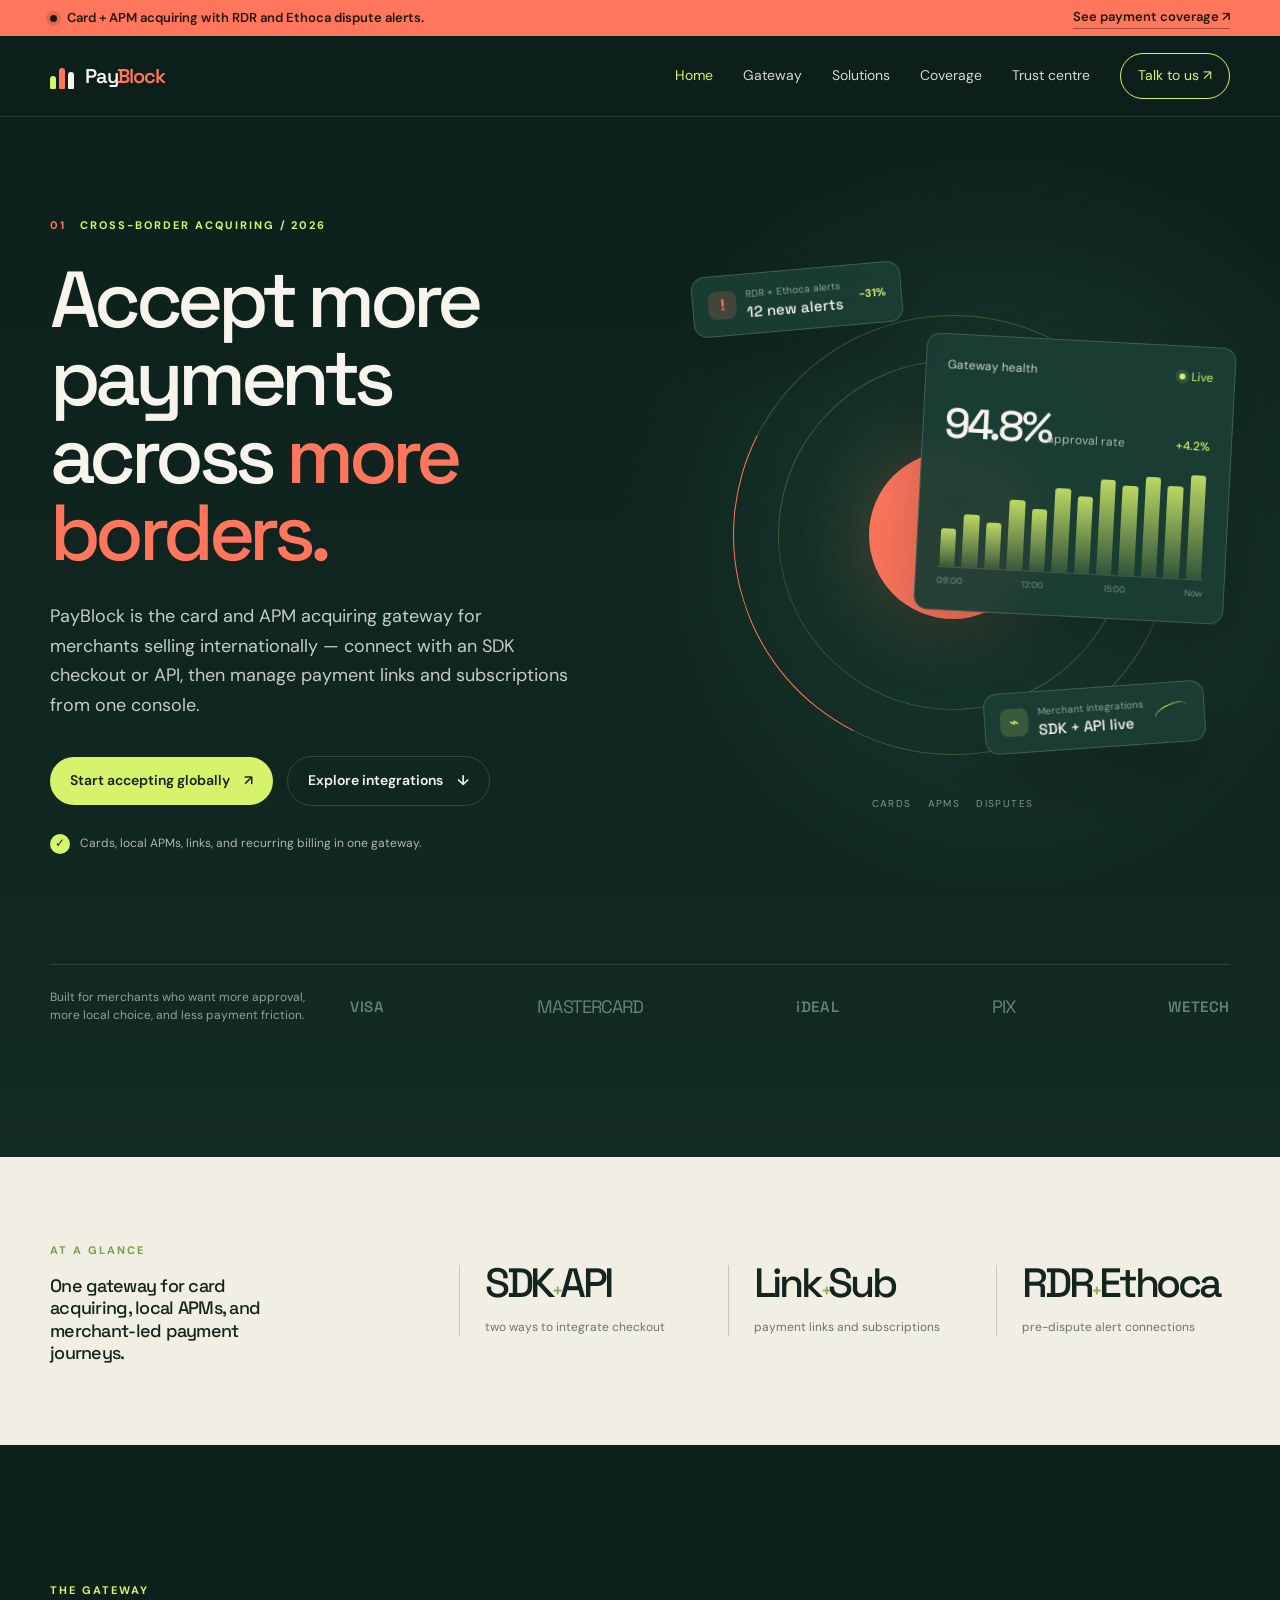
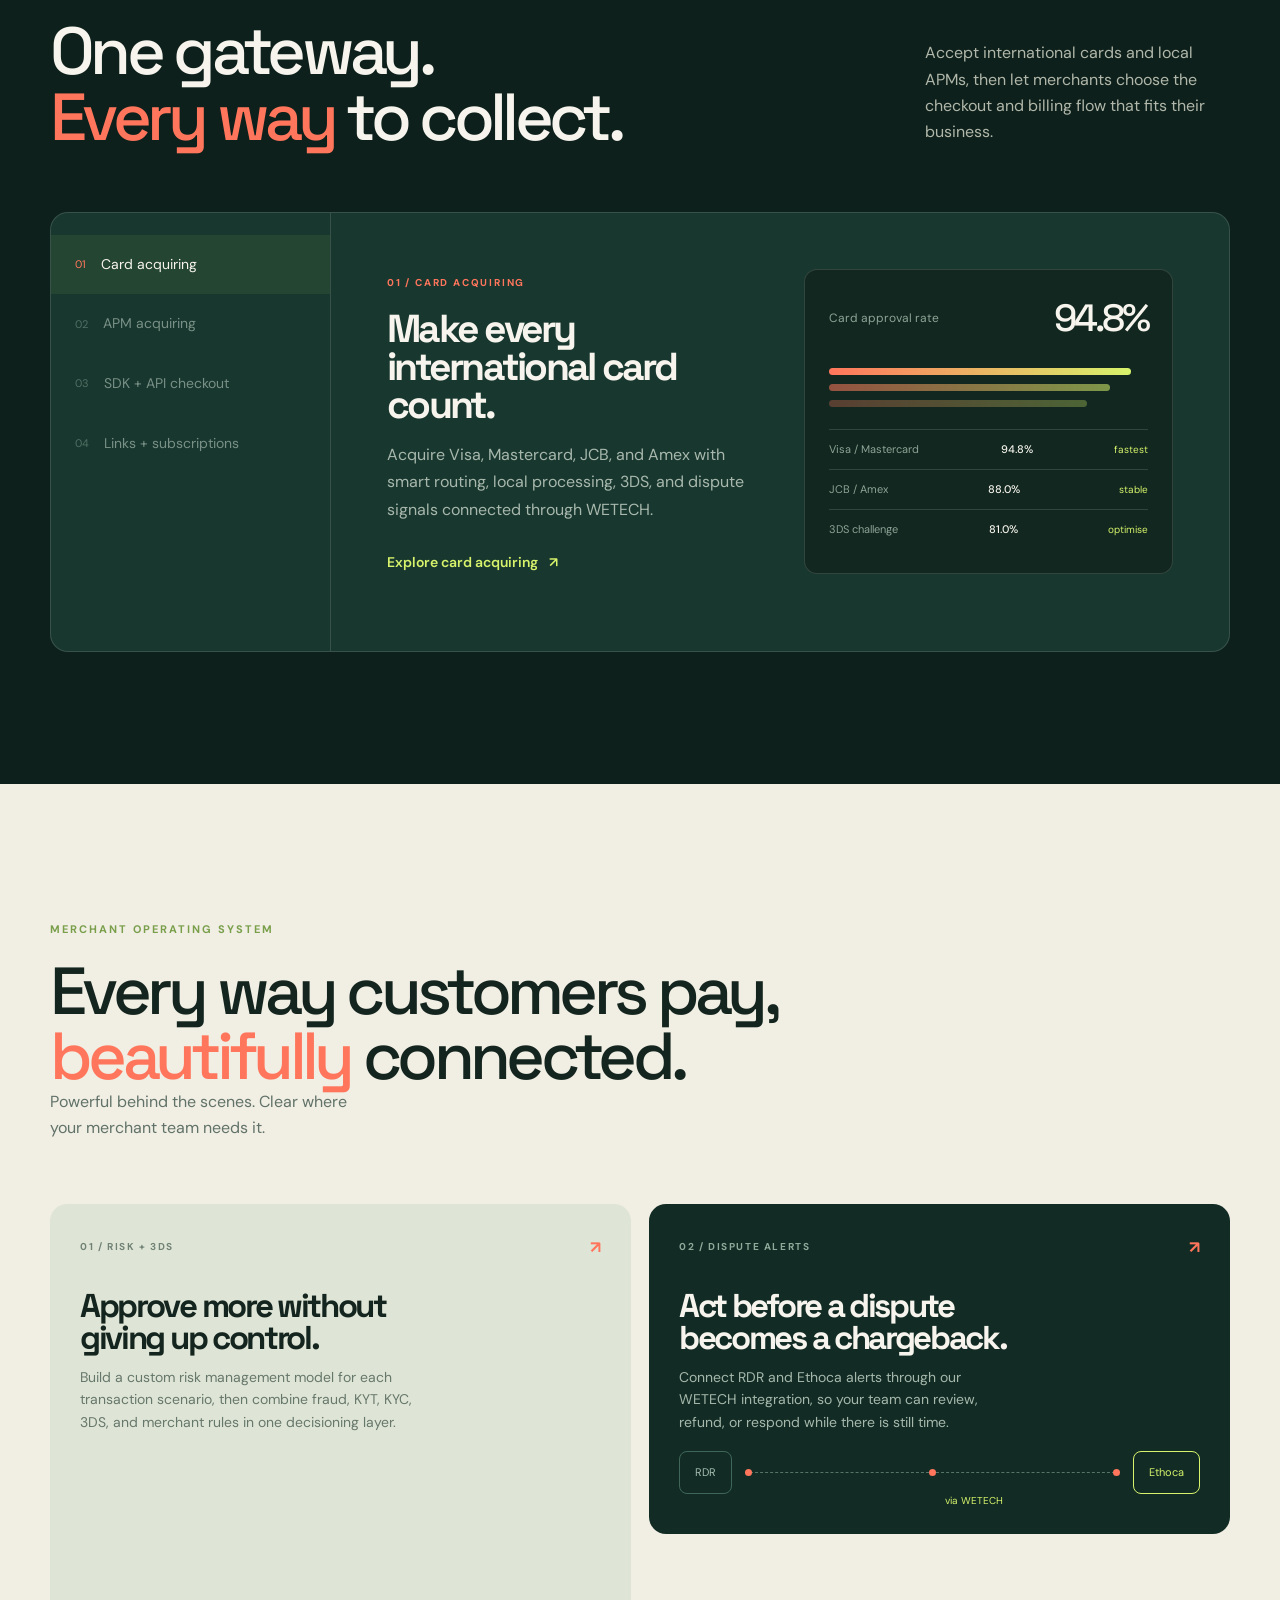
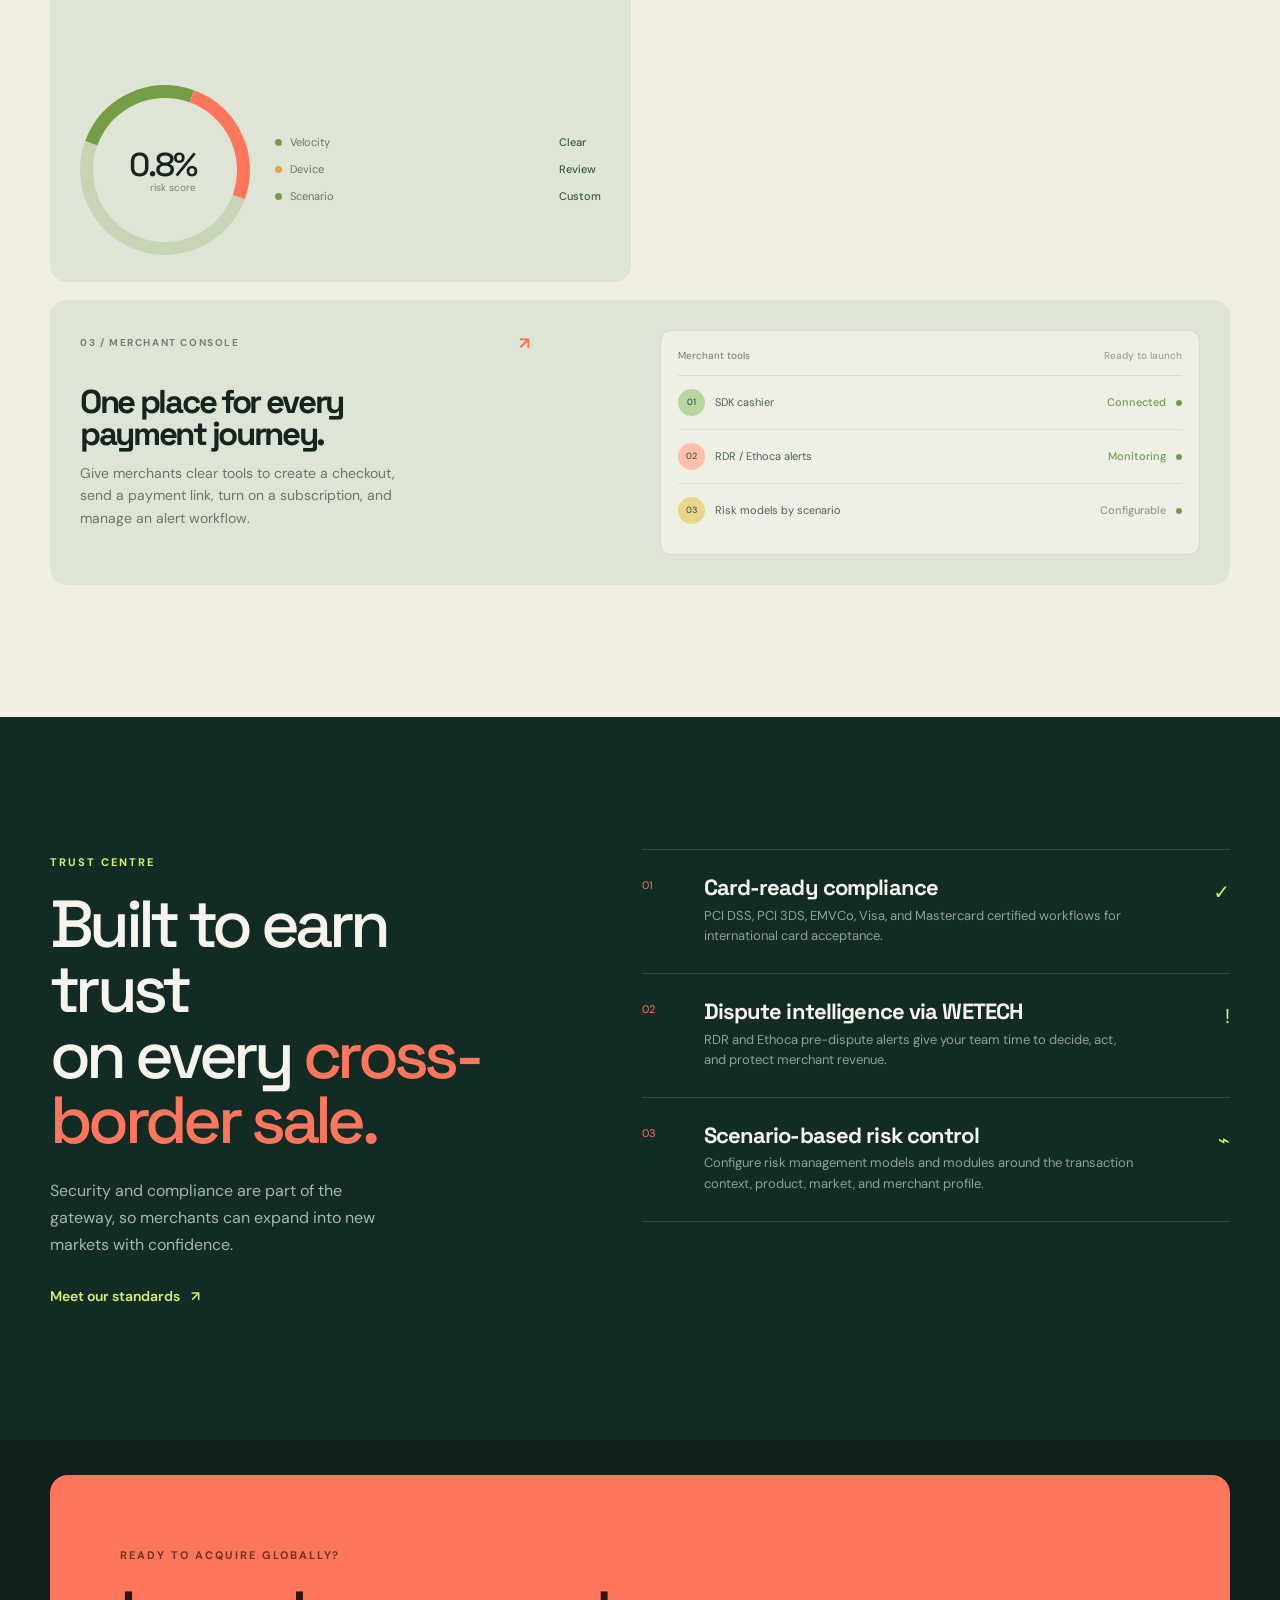
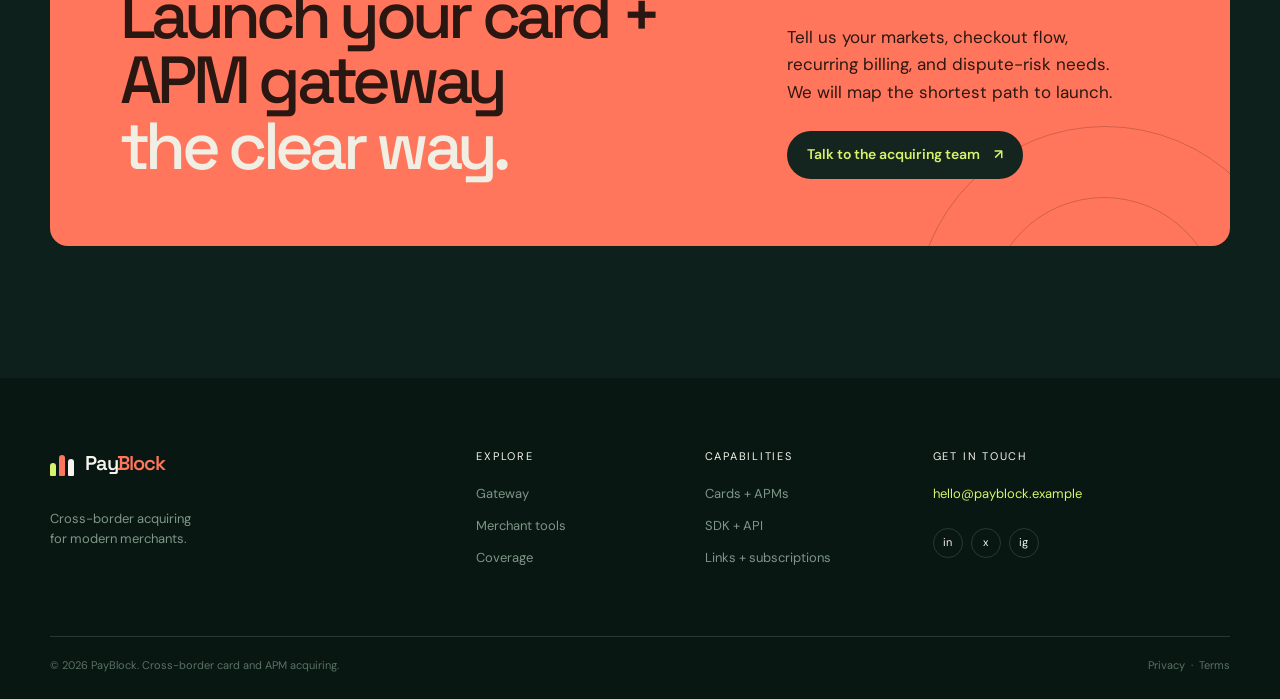
<file: index.html>
<!doctype html>
<html lang="en">
<head>
  <meta charset="utf-8" />
  <meta name="viewport" content="width=device-width, initial-scale=1" />
  <meta name="description" content="PayBlock is a cross-border card and APM acquiring gateway with SDK checkout, APIs, payment links, subscriptions, RDR and Ethoca dispute alerts, and scenario-based risk models." />
  <title>PayBlock — Card, APM & dispute-aware acquiring</title>
  <link rel="preconnect" href="https://fonts.googleapis.com" />
  <link rel="preconnect" href="https://fonts.gstatic.com" crossorigin />
  <link href="https://fonts.googleapis.com/css2?family=DM+Sans:wght@400;500;600;700&family=Space+Grotesk:wght@400;500;600;700&display=swap" rel="stylesheet" />
  <link rel="stylesheet" href="styles.css" />
</head>
<body>
  <a class="skip-link" href="#main-content">Skip to content</a>
  <div class="announcement">
    <div class="container announcement-inner">
      <span class="live-dot" aria-hidden="true"></span>
      <span>Card + APM acquiring with RDR and Ethoca dispute alerts.</span>
      <a href="coverage.html">See payment coverage <span aria-hidden="true">↗</span></a>
    </div>
  </div>

  <header class="site-header" id="top">
    <div class="container nav-wrap">
      <a class="brand" href="#top" aria-label="PayBlock home">
        <span class="brand-mark" aria-hidden="true"><span></span><span></span><span></span></span>
        <span>Pay<span>Block</span></span>
      </a>
      <button class="menu-toggle" type="button" aria-expanded="false" aria-controls="main-nav" aria-label="Toggle navigation">
        <span></span><span></span>
      </button>
      <nav class="main-nav" id="main-nav" aria-label="Primary navigation"><a class="is-active" href="index.html">Home</a>
        <a href="platform.html">Gateway</a>
        <a href="solutions.html">Solutions</a>
        <a href="coverage.html">Coverage</a>
        <a href="trust.html">Trust centre</a>
        <a class="nav-cta" href="contact.html">Talk to us <span aria-hidden="true">↗</span></a>
      </nav>
    </div>
  </header>

  <main id="main-content">
    <section class="hero section-pad">
      <div class="container hero-grid">
        <div class="hero-copy">
          <div class="eyebrow"><span>01</span><span>Cross-border acquiring / 2026</span></div>
          <h1>Accept more payments across <em>more borders.</em></h1>
          <p class="hero-lede">PayBlock is the card and APM acquiring gateway for merchants selling internationally — connect with an SDK checkout or API, then manage payment links and subscriptions from one console.</p>
          <div class="hero-actions">
            <a class="button button-primary" href="contact.html">Start accepting globally <span aria-hidden="true">↗</span></a>
            <a class="button button-ghost" href="platform.html">Explore integrations <span aria-hidden="true">↓</span></a>
          </div>
          <div class="hero-footnote"><span class="check-icon" aria-hidden="true">✓</span> Cards, local APMs, links, and recurring billing in one gateway.</div>
        </div>
        <div class="hero-visual" aria-label="PayBlock payment operations dashboard illustration">
          <div class="visual-orbit orbit-one"></div>
          <div class="visual-orbit orbit-two"></div>
          <div class="visual-sun"><span>PB</span><small>risk<br />core</small></div>
          <div class="console-card console-main">
            <div class="console-top"><span>Gateway health</span><span class="status-pill"><i></i> Live</span></div>
            <div class="metric-row"><strong>94.8%</strong><span>approval rate</span><b>+4.2%</b></div>
            <div class="chart" aria-hidden="true">
              <span style="height: 36%"></span><span style="height: 51%"></span><span style="height: 44%"></span><span style="height: 67%"></span><span style="height: 59%"></span><span style="height: 80%"></span><span style="height: 74%"></span><span style="height: 91%"></span><span style="height: 86%"></span><span style="height: 96%"></span><span style="height: 88%"></span><span style="height: 100%"></span>
            </div>
            <div class="chart-labels"><span>09:00</span><span>12:00</span><span>15:00</span><span>Now</span></div>
          </div>
          <div class="console-card console-float float-top"><span class="mini-icon mini-coral" aria-hidden="true">!</span><div><small>RDR + Ethoca alerts</small><strong>12 new alerts</strong></div><b>−31%</b></div>
          <div class="console-card console-float float-bottom"><span class="mini-icon mini-lime" aria-hidden="true">⌁</span><div><small>Merchant integrations</small><strong>SDK + API live</strong></div><span class="route-line" aria-hidden="true"></span></div>
          <div class="visual-caption"><span>Cards</span><span>APMs</span><span>Disputes</span></div>
        </div>
      </div>
      <div class="container trust-strip">
        <p>Built for merchants who want more approval, more local choice, and less payment friction.</p>
        <div class="logo-row" aria-label="Payment and risk network categories"><span>VISA</span><span>MASTERCARD</span><span>iDEAL</span><span>PIX</span><span>WETECH</span></div>
      </div>
    </section>

    <section class="stats-section section-pad-sm" id="coverage">
      <div class="container stats-grid">
        <div class="stat-intro"><span class="section-label">AT A GLANCE</span><p>One gateway for card acquiring, local APMs, and merchant-led payment journeys.</p></div>
        <div class="stat"><strong>SDK<span>+</span>API</strong><small>two ways to integrate checkout</small></div>
        <div class="stat"><strong>Link<span>+</span>Sub</strong><small>payment links and subscriptions</small></div>
        <div class="stat"><strong>RDR<span>+</span>Ethoca</strong><small>pre-dispute alert connections</small></div>
      </div>
    </section>

    <section class="section-pad platform-section" id="platform">
      <div class="container">
        <div class="section-heading split-heading"><div><span class="section-label">THE GATEWAY</span><h2>One gateway.<br /><em>Every way</em> to collect.</h2></div><p>Accept international cards and local APMs, then let merchants choose the checkout and billing flow that fits their business.</p></div>
        <div class="platform-shell">
          <div class="platform-tabs" role="tablist" aria-label="Platform capabilities">
            <button class="platform-tab is-active" role="tab" aria-selected="true" data-tab="acquiring"><span>01</span>Card acquiring</button>
            <button class="platform-tab" role="tab" aria-selected="false" data-tab="apm"><span>02</span>APM acquiring</button>
            <button class="platform-tab" role="tab" aria-selected="false" data-tab="checkout"><span>03</span>SDK + API checkout</button>
            <button class="platform-tab" role="tab" aria-selected="false" data-tab="billing"><span>04</span>Links + subscriptions</button>
          </div>
          <div class="platform-detail">
            <div class="tab-panel is-active" id="panel-acquiring" role="tabpanel">
              <div class="panel-copy"><span class="panel-kicker">01 / CARD ACQUIRING</span><h3>Make every international card count.</h3><p>Acquire Visa, Mastercard, JCB, and Amex with smart routing, local processing, 3DS, and dispute signals connected through WETECH.</p><a href="contact.html" class="text-link">Explore card acquiring <span>↗</span></a></div>
              <div class="panel-visual routing-visual"><div class="routing-head"><span>Card approval rate</span><strong>94.8%</strong></div><div class="routing-bars"><i style="width:94.8%"></i><i style="width:88%"></i><i style="width:81%"></i></div><div class="routing-row"><span>Visa / Mastercard</span><b>94.8%</b><em>fastest</em></div><div class="routing-row"><span>JCB / Amex</span><b>88.0%</b><em>stable</em></div><div class="routing-row"><span>3DS challenge</span><b>81.0%</b><em>optimise</em></div></div>
            </div>
            <div class="tab-panel" id="panel-apm" role="tabpanel"><div class="panel-copy"><span class="panel-kicker">02 / APM ACQUIRING</span><h3>Offer the local payment methods people trust.</h3><p>Connect region-first APMs such as iDEAL, PIX, PayNow, Bancontact, and more through a single acquiring relationship.</p><a href="contact.html" class="text-link">Explore APM acquiring <span>↗</span></a></div><div class="panel-visual apm-visual"><div class="apm-grid"><span>iDEAL</span><span>PIX</span><span>PayNow</span><span>GCash</span><span>Klarna</span><span>Bancontact</span></div><div class="apm-footer"><span><i class="legend-dot coral"></i> Local checkout</span><b>150+ markets</b></div></div></div>
            <div class="tab-panel" id="panel-checkout" role="tabpanel"><div class="panel-copy"><span class="panel-kicker">03 / SDK + API CHECKOUT</span><h3>Integrate once. Launch the checkout you own.</h3><p>Use our SDK cashier for a faster launch or connect directly by API when your product needs full control over the payment experience.</p><a href="contact.html" class="text-link">View integration paths <span>↗</span></a></div><div class="panel-visual code-visual"><div class="code-top"><span></span><span></span><span></span><b>checkout.create</b></div><div class="code-lines"><i><b>01</b> const checkout = <em>payblock</em>.payments()</i><i><b>02</b> checkout.<em>sdk</em>({ method: <strong>"card"</strong> })</i><i><b>03</b> checkout.<em>apm</em>({ country: <strong>"BR"</strong> })</i><i><b>04</b> <span class="code-success">✓ ready for checkout</span></i></div><div class="integration-badges"><span>SDK cashier</span><span>REST API</span><span>Webhooks</span></div></div></div>
            <div class="tab-panel" id="panel-billing" role="tabpanel"><div class="panel-copy"><span class="panel-kicker">04 / LINKS + SUBSCRIPTIONS</span><h3>Turn a link into a sale. Turn a sale into a relationship.</h3><p>Create hosted payment links from the console, or set up subscription schedules for automatic recurring collections with retries and webhook events.</p><a href="contact.html" class="text-link">Explore merchant tools <span>↗</span></a></div><div class="panel-visual billing-visual"><div class="billing-card"><div class="billing-head"><span>Merchant checkout</span><b>Active</b></div><strong>$129.00</strong><small>Pro plan · monthly</small><div class="billing-line"><span>Next charge</span><b>Jun 18, 2026</b></div><div class="billing-line"><span>Payment link</span><b class="billing-link">payblock.to/pro-129</b></div></div><div class="billing-pills"><span>Payment link</span><span>Subscription</span></div></div></div>
          </div>
        </div>
      </div>
    </section>

    <section class="section-pad solutions-section" id="solutions">
      <div class="container">
        <div class="section-heading"><span class="section-label">MERCHANT OPERATING SYSTEM</span><h2>Every way customers pay,<br /><em>beautifully</em> connected.</h2><p>Powerful behind the scenes. Clear where your merchant team needs it.</p></div>
        <div class="bento-grid">
          <article class="bento-card card-large"><div class="card-topline"><span>01 / RISK + 3DS</span><span class="card-arrow">↗</span></div><h3>Approve more without giving up control.</h3><p>Build a custom risk management model for each transaction scenario, then combine fraud, KYT, KYC, 3DS, and merchant rules in one decisioning layer.</p><div class="risk-visual"><div class="risk-ring"><span>0.8%</span><small>risk score</small></div><div class="risk-list"><span><i class="pulse green"></i>Velocity</span><b>Clear</b><span><i class="pulse yellow"></i>Device</span><b>Review</b><span><i class="pulse green"></i>Scenario</span><b>Custom</b></div></div></article>
          <article class="bento-card card-dark"><div class="card-topline"><span>02 / DISPUTE ALERTS</span><span class="card-arrow">↗</span></div><h3>Act before a dispute becomes a chargeback.</h3><p>Connect RDR and Ethoca alerts through our WETECH integration, so your team can review, refund, or respond while there is still time.</p><div class="settlement-visual"><span class="settle-node">RDR</span><div class="settle-line"><i></i><i></i><i></i></div><span class="settle-node active">Ethoca</span><small>via WETECH</small></div></article>
          <article class="bento-card card-wide"><div><div class="card-topline"><span>03 / MERCHANT CONSOLE</span><span class="card-arrow">↗</span></div><h3>One place for every payment journey.</h3><p>Give merchants clear tools to create a checkout, send a payment link, turn on a subscription, and manage an alert workflow.</p></div><div class="ops-visual"><div class="ops-header"><span>Merchant tools</span><b>Ready to launch</b></div><div class="ops-item"><span class="ops-avatar">01</span><span>SDK cashier</span><b class="positive">Connected</b><i></i></div><div class="ops-item"><span class="ops-avatar coral-avatar">02</span><span>RDR / Ethoca alerts</span><b class="positive">Monitoring</b><i></i></div><div class="ops-item"><span class="ops-avatar yellow-avatar">03</span><span>Risk models by scenario</span><b class="neutral">Configurable</b><i></i></div></div></article>
        </div>
      </div>
    </section>

    <section class="trust-section section-pad" id="trust">
      <div class="container trust-grid">
        <div class="trust-copy"><span class="section-label">TRUST CENTRE</span><h2>Built to earn trust<br />on every <em>cross-border sale.</em></h2><p>Security and compliance are part of the gateway, so merchants can expand into new markets with confidence.</p><a class="text-link" href="contact.html">Meet our standards <span>↗</span></a></div>
        <div class="trust-list">
          <div class="trust-item"><span class="trust-number">01</span><div><h3>Card-ready compliance</h3><p>PCI DSS, PCI 3DS, EMVCo, Visa, and Mastercard certified workflows for international card acceptance.</p></div><span class="trust-symbol" aria-hidden="true">✓</span></div>
          <div class="trust-item"><span class="trust-number">02</span><div><h3>Dispute intelligence via WETECH</h3><p>RDR and Ethoca pre-dispute alerts give your team time to decide, act, and protect merchant revenue.</p></div><span class="trust-symbol" aria-hidden="true">!</span></div>
          <div class="trust-item"><span class="trust-number">03</span><div><h3>Scenario-based risk control</h3><p>Configure risk management models and modules around the transaction context, product, market, and merchant profile.</p></div><span class="trust-symbol" aria-hidden="true">⌁</span></div>
        </div>
      </div>
    </section>

    <section class="cta-section section-pad" id="contact">
      <div class="container cta-card"><div class="cta-grid"><div><span class="section-label">READY TO ACQUIRE GLOBALLY?</span><h2>Launch your card + APM gateway<br /><em>the clear way.</em></h2></div><div><p>Tell us your markets, checkout flow, recurring billing, and dispute-risk needs. We will map the shortest path to launch.</p><a class="button button-primary" href="mailto:hello@payblock.example">Talk to the acquiring team <span aria-hidden="true">↗</span></a></div></div><div class="cta-orbit" aria-hidden="true"></div></div>
    </section>
  </main>

  <footer class="site-footer">
    <div class="container footer-grid"><div class="footer-brand"><a class="brand" href="#top"><span class="brand-mark" aria-hidden="true"><span></span><span></span><span></span></span><span>Pay<span>Block</span></span></a><p>Cross-border acquiring<br />for modern merchants.</p></div><div class="footer-col"><span>Explore</span><a href="platform.html">Gateway</a><a href="solutions.html">Merchant tools</a><a href="coverage.html">Coverage</a></div><div class="footer-col"><span>Capabilities</span><a href="platform.html">Cards + APMs</a><a href="platform.html">SDK + API</a><a href="platform.html">Links + subscriptions</a></div><div class="footer-col footer-contact"><span>Get in touch</span><a href="mailto:hello@payblock.example">hello@payblock.example</a><div class="social-row"><a href="#top" aria-label="LinkedIn">in</a><a href="#top" aria-label="X">x</a><a href="#top" aria-label="Instagram">ig</a></div></div></div>
    <div class="container footer-bottom"><span>© 2026 PayBlock. Cross-border card and APM acquiring.</span><span>Privacy&nbsp;&nbsp;·&nbsp;&nbsp;Terms</span></div>
  </footer>
  <script src="script.js"></script>
</body>
</html>
</file>
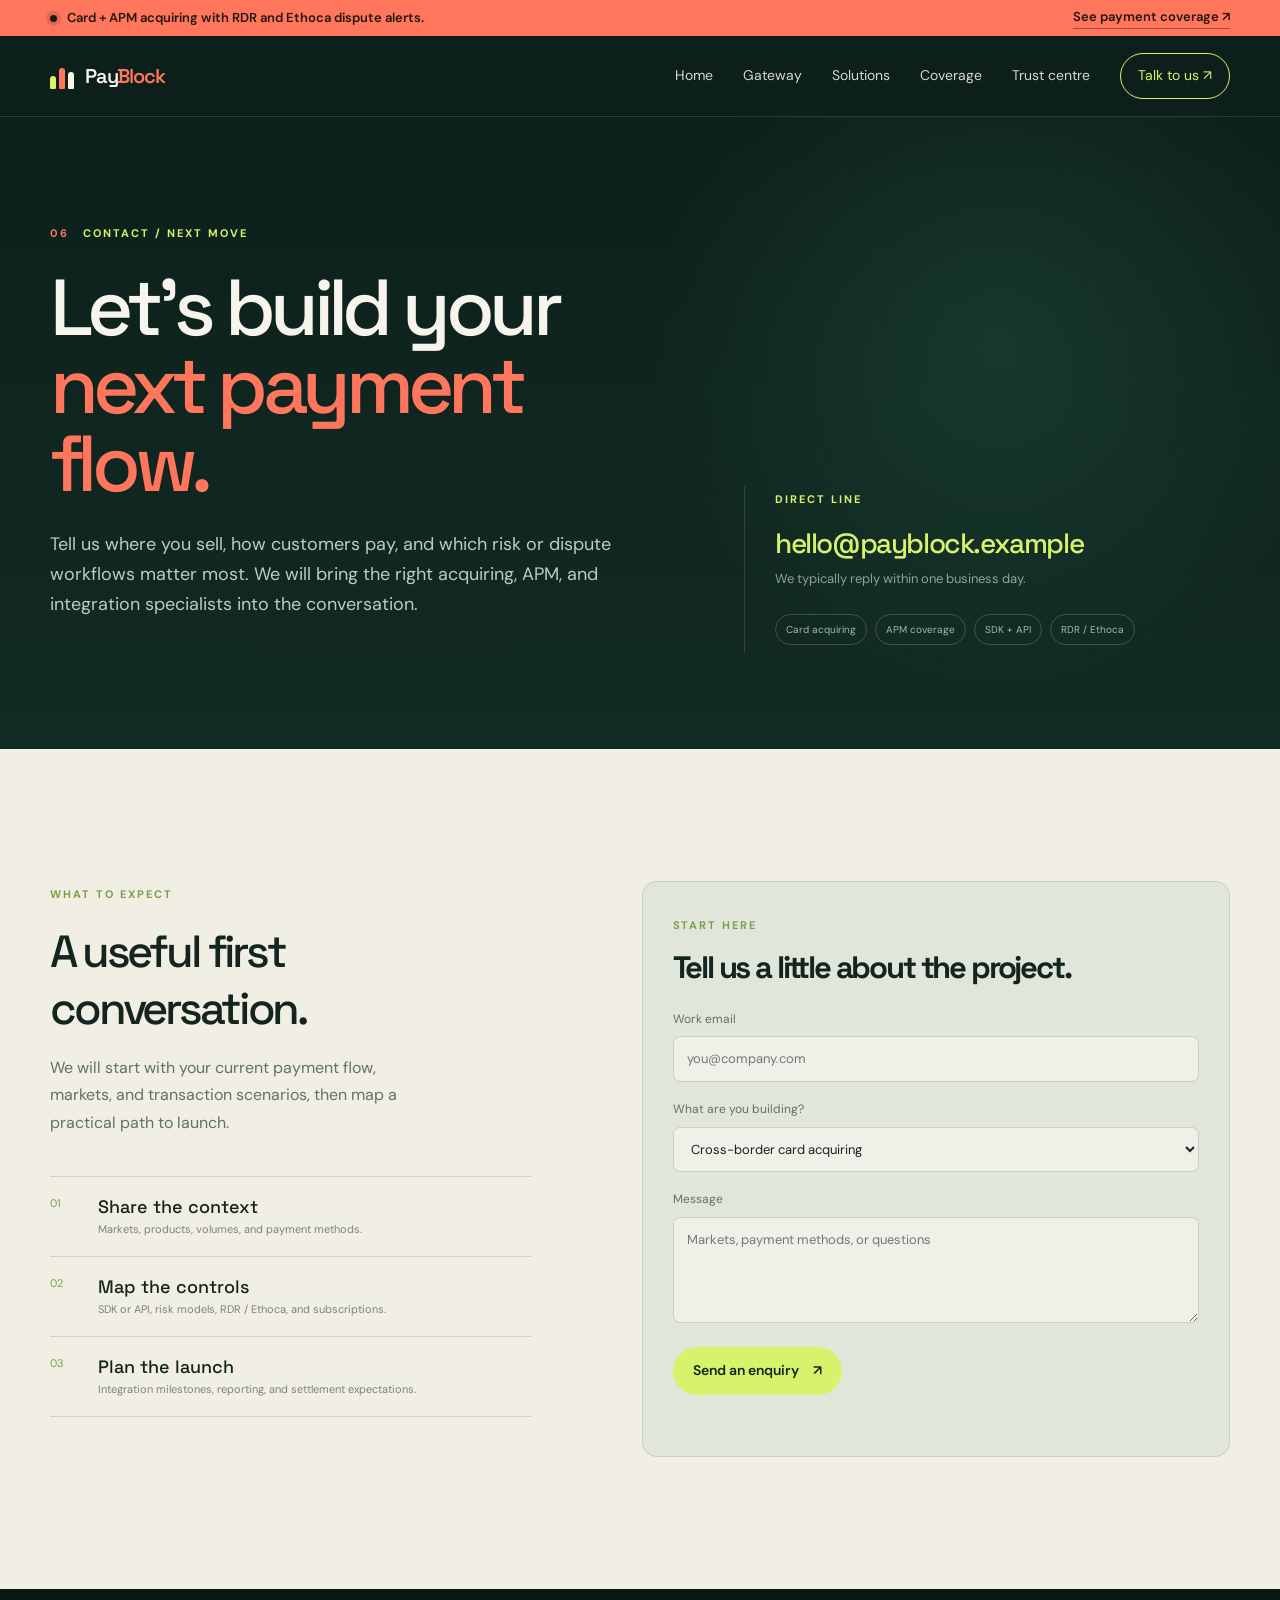
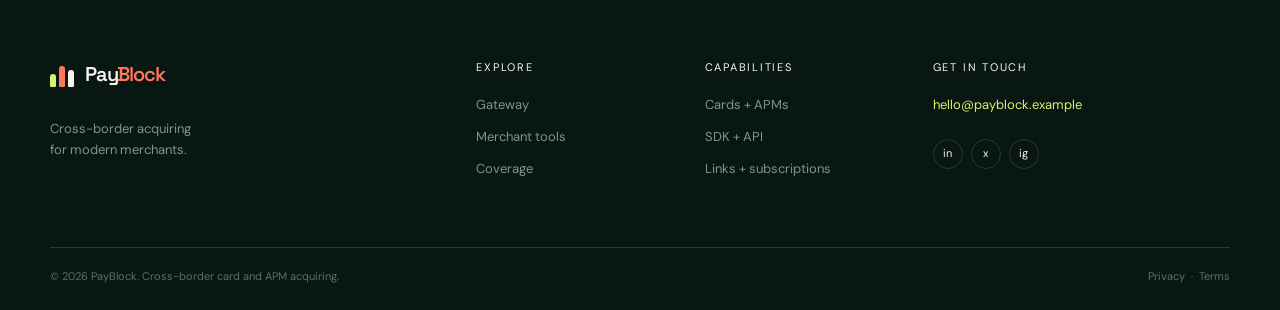
<file: contact.html>
<!doctype html>
<html lang="en"><head><meta charset="utf-8" /><meta name="viewport" content="width=device-width, initial-scale=1" /><meta name="description" content="Talk to PayBlock about cross-border card and APM acquiring, SDK checkout, APIs, subscriptions, and dispute risk." /><title>Contact — PayBlock</title><link rel="preconnect" href="https://fonts.googleapis.com" /><link rel="preconnect" href="https://fonts.gstatic.com" crossorigin /><link href="https://fonts.googleapis.com/css2?family=DM+Sans:wght@400;500;600;700&family=Space+Grotesk:wght@400;500;600;700&display=swap" rel="stylesheet" /><link rel="stylesheet" href="styles.css" /></head>
<body class="inner-page"><a class="skip-link" href="#main-content">Skip to content</a><div class="announcement"><div class="container announcement-inner"><span class="live-dot" aria-hidden="true"></span><span>Card + APM acquiring with RDR and Ethoca dispute alerts.</span><a href="coverage.html">See payment coverage <span aria-hidden="true">↗</span></a></div></div><header class="site-header" id="top"><div class="container nav-wrap"><a class="brand" href="index.html" aria-label="PayBlock home"><span class="brand-mark" aria-hidden="true"><span></span><span></span><span></span></span><span>Pay<span>Block</span></span></a><button class="menu-toggle" type="button" aria-expanded="false" aria-controls="main-nav" aria-label="Toggle navigation"><span></span><span></span></button><nav class="main-nav" id="main-nav" aria-label="Primary navigation"><a href="index.html">Home</a><a href="platform.html">Gateway</a><a href="solutions.html">Solutions</a><a href="coverage.html">Coverage</a><a href="trust.html">Trust centre</a><a class="nav-cta is-active" href="contact.html">Talk to us <span aria-hidden="true">↗</span></a></nav></div></header>
<main id="main-content"><section class="page-hero section-pad"><div class="container contact-hero"><div><div class="eyebrow"><span>06</span><span>Contact / Next move</span></div><h1>Let’s build your <em>next payment flow.</em></h1><p class="page-lede">Tell us where you sell, how customers pay, and which risk or dispute workflows matter most. We will bring the right acquiring, APM, and integration specialists into the conversation.</p></div><div class="contact-aside"><span class="section-label">DIRECT LINE</span><a href="mailto:hello@payblock.example">hello@payblock.example</a><p>We typically reply within one business day.</p><div class="contact-pill-list"><span>Card acquiring</span><span>APM coverage</span><span>SDK + API</span><span>RDR / Ethoca</span></div></div></div></section>
<section class="section-pad page-light"><div class="container contact-layout"><div class="contact-info"><span class="section-label">WHAT TO EXPECT</span><h2>A useful first conversation.</h2><p>We will start with your current payment flow, markets, and transaction scenarios, then map a practical path to launch.</p><div class="contact-steps"><div><span>01</span><b>Share the context</b><small>Markets, products, volumes, and payment methods.</small></div><div><span>02</span><b>Map the controls</b><small>SDK or API, risk models, RDR / Ethoca, and subscriptions.</small></div><div><span>03</span><b>Plan the launch</b><small>Integration milestones, reporting, and settlement expectations.</small></div></div></div><form class="contact-form" id="contact-form"><div class="form-heading"><span class="section-label">START HERE</span><h3>Tell us a little about the project.</h3></div><label>Work email<input type="email" name="email" placeholder="you@company.com" required /></label><label>What are you building?<select name="topic"><option>Cross-border card acquiring</option><option>Local APM acquiring</option><option>SDK or API checkout</option><option>Payment links or subscriptions</option><option>Risk and dispute operations</option></select></label><label>Message<textarea name="message" rows="4" placeholder="Markets, payment methods, or questions"></textarea></label><button class="button button-primary" type="submit">Send an enquiry <span>↗</span></button><p class="form-note" aria-live="polite"></p></form></div></section></main>
<footer class="site-footer"><div class="container footer-grid"><div class="footer-brand"><a class="brand" href="index.html"><span class="brand-mark" aria-hidden="true"><span></span><span></span><span></span></span><span>Pay<span>Block</span></span></a><p>Cross-border acquiring<br />for modern merchants.</p></div><div class="footer-col"><span>Explore</span><a href="platform.html">Gateway</a><a href="solutions.html">Merchant tools</a><a href="coverage.html">Coverage</a></div><div class="footer-col"><span>Capabilities</span><a href="platform.html">Cards + APMs</a><a href="platform.html">SDK + API</a><a href="platform.html">Links + subscriptions</a></div><div class="footer-col footer-contact"><span>Get in touch</span><a href="mailto:hello@payblock.example">hello@payblock.example</a><div class="social-row"><a href="index.html" aria-label="LinkedIn">in</a><a href="index.html" aria-label="X">x</a><a href="index.html" aria-label="Instagram">ig</a></div></div></div><div class="container footer-bottom"><span>© 2026 PayBlock. Cross-border card and APM acquiring.</span><span>Privacy&nbsp;&nbsp;·&nbsp;&nbsp;Terms</span></div></footer><script src="script.js"></script></body></html>
</file>
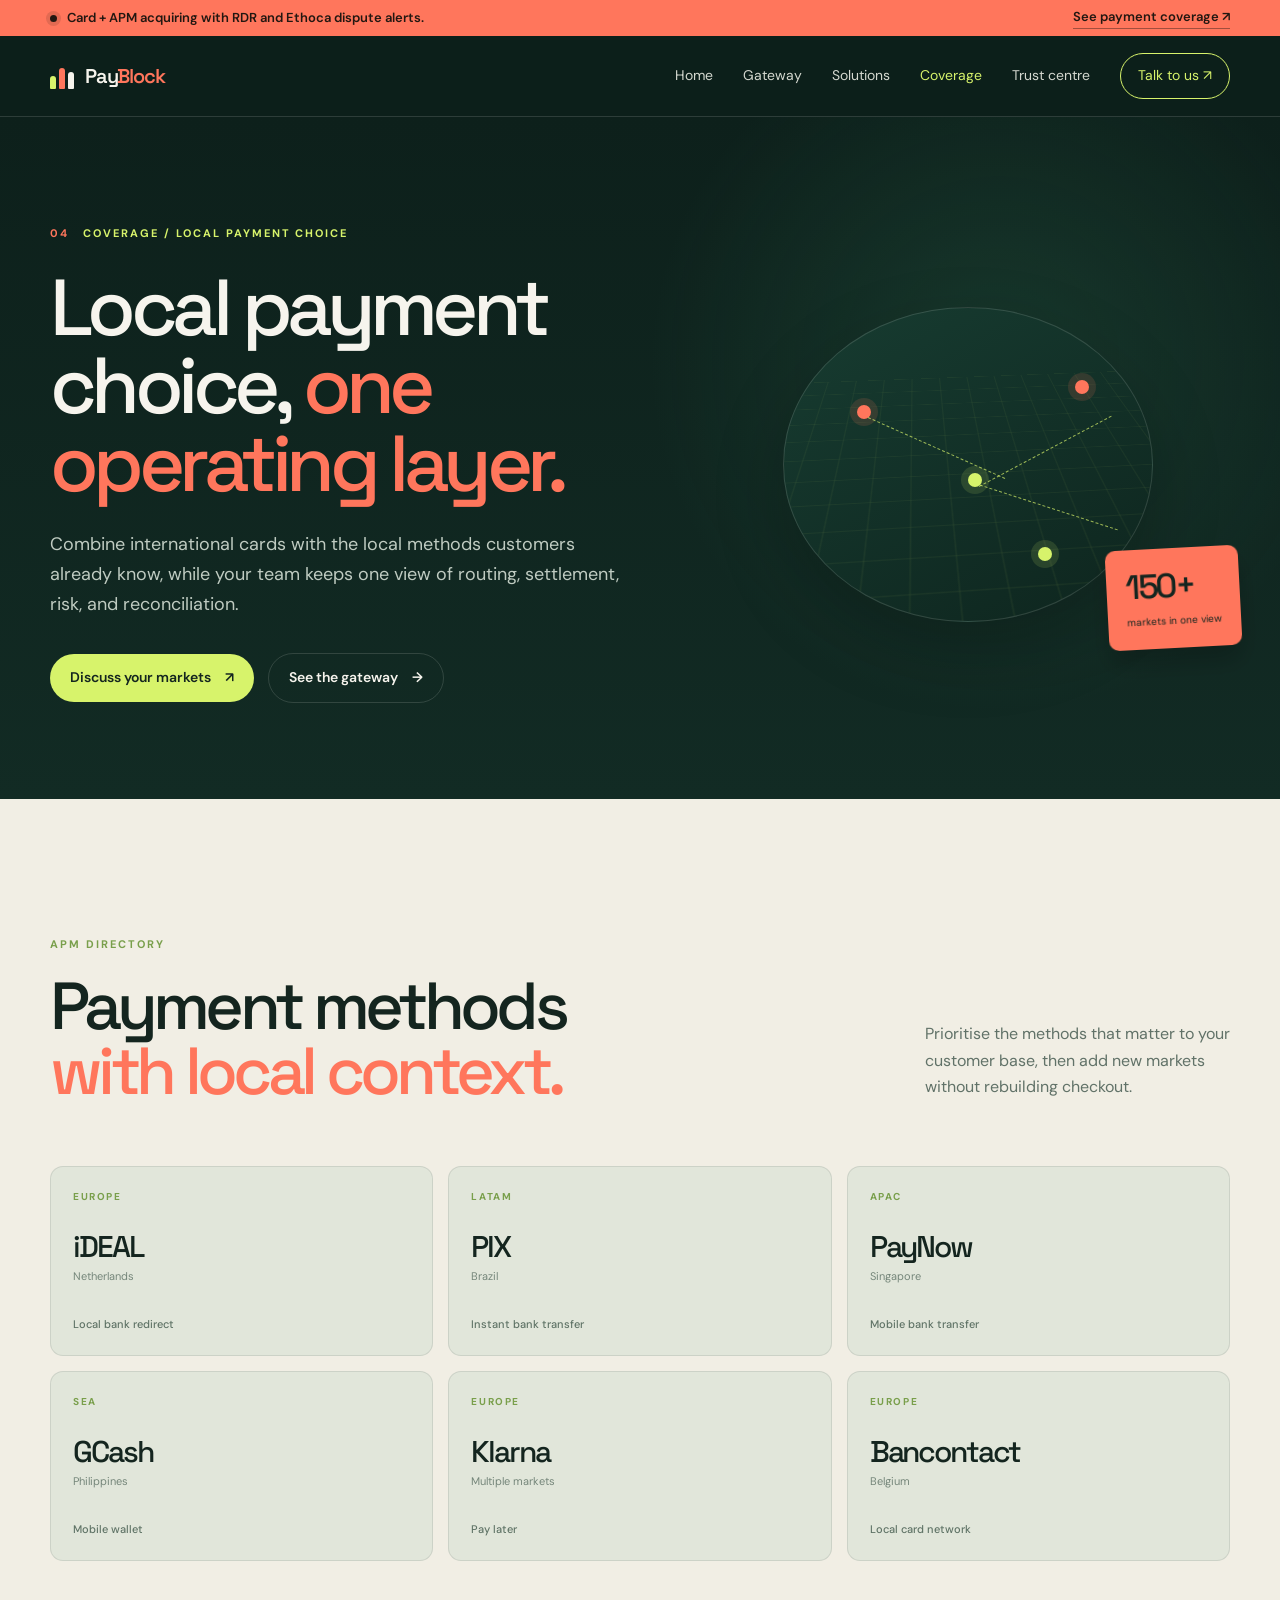
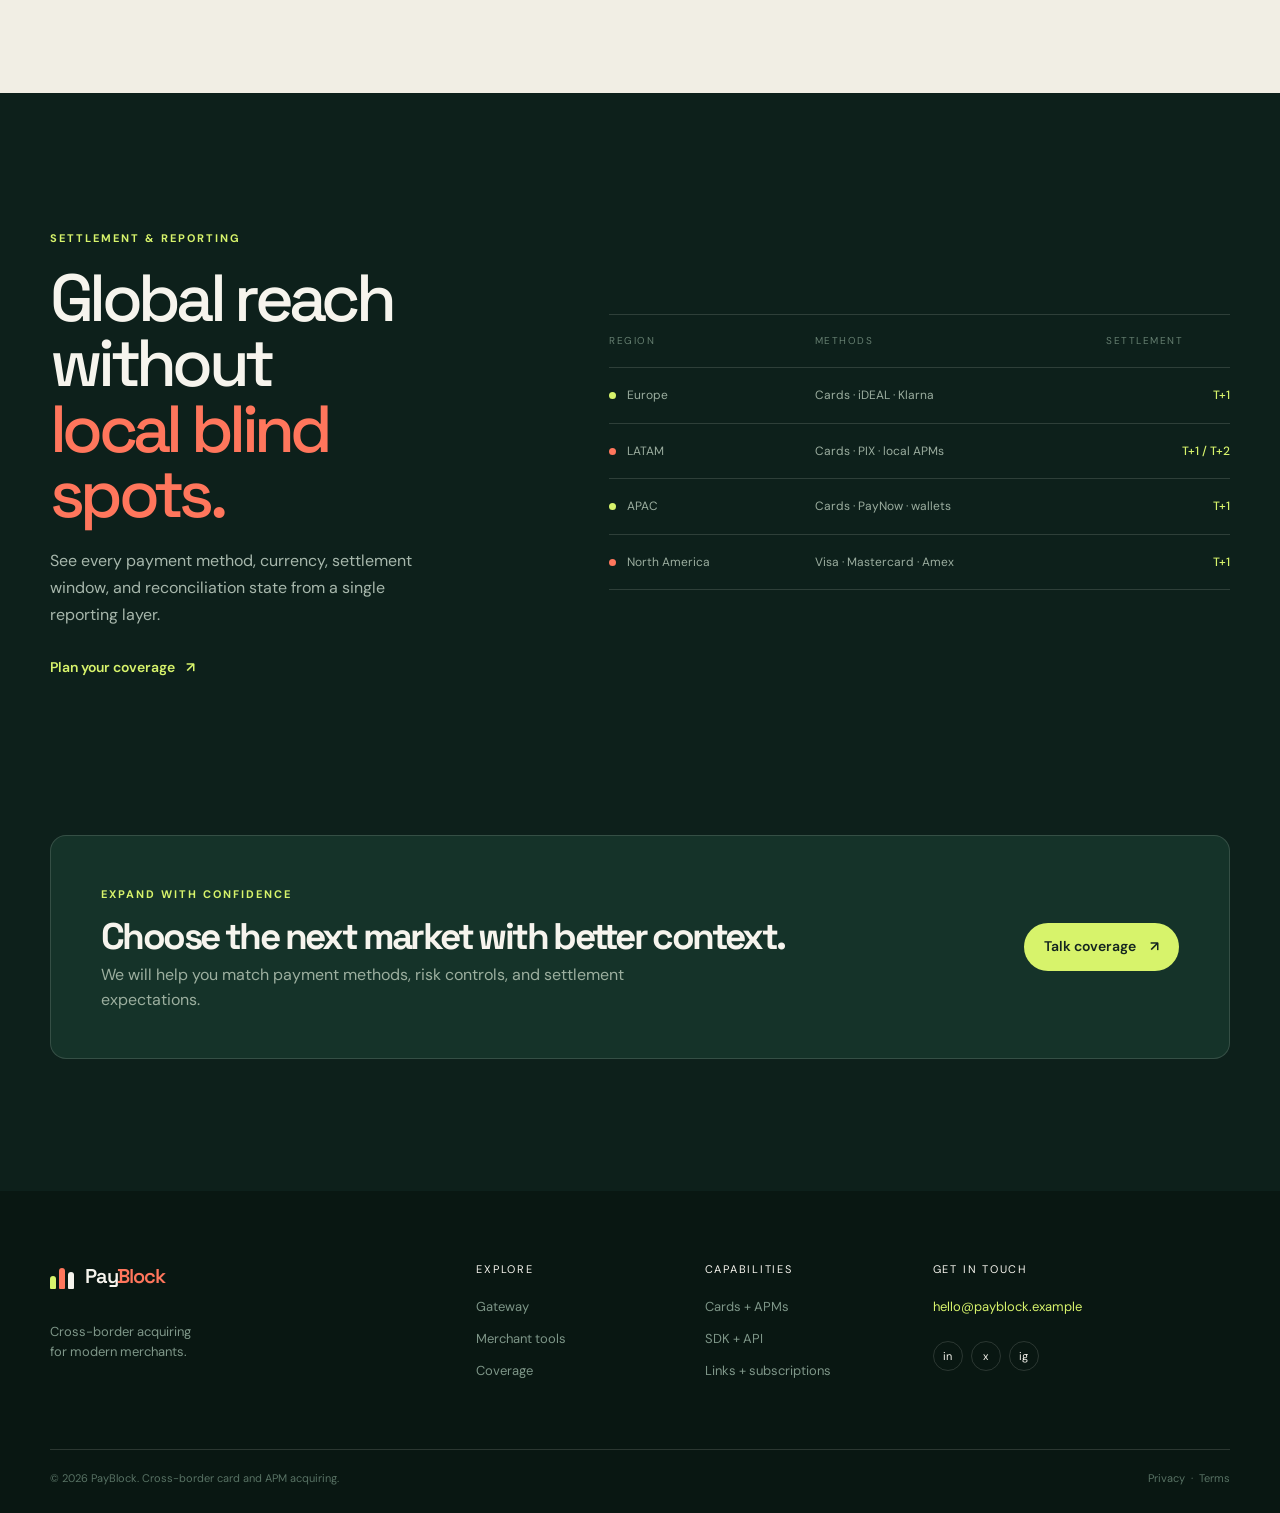
<file: coverage.html>
<!doctype html>
<html lang="en"><head><meta charset="utf-8" /><meta name="viewport" content="width=device-width, initial-scale=1" /><meta name="description" content="PayBlock card and APM coverage for cross-border merchants." /><title>Coverage — PayBlock</title><link rel="preconnect" href="https://fonts.googleapis.com" /><link rel="preconnect" href="https://fonts.gstatic.com" crossorigin /><link href="https://fonts.googleapis.com/css2?family=DM+Sans:wght@400;500;600;700&family=Space+Grotesk:wght@400;500;600;700&display=swap" rel="stylesheet" /><link rel="stylesheet" href="styles.css" /></head>
<body class="inner-page"><a class="skip-link" href="#main-content">Skip to content</a><div class="announcement"><div class="container announcement-inner"><span class="live-dot" aria-hidden="true"></span><span>Card + APM acquiring with RDR and Ethoca dispute alerts.</span><a href="coverage.html">See payment coverage <span aria-hidden="true">↗</span></a></div></div><header class="site-header" id="top"><div class="container nav-wrap"><a class="brand" href="index.html" aria-label="PayBlock home"><span class="brand-mark" aria-hidden="true"><span></span><span></span><span></span></span><span>Pay<span>Block</span></span></a><button class="menu-toggle" type="button" aria-expanded="false" aria-controls="main-nav" aria-label="Toggle navigation"><span></span><span></span></button><nav class="main-nav" id="main-nav" aria-label="Primary navigation"><a href="index.html">Home</a><a href="platform.html">Gateway</a><a href="solutions.html">Solutions</a><a class="is-active" href="coverage.html">Coverage</a><a href="trust.html">Trust centre</a><a class="nav-cta" href="contact.html">Talk to us <span aria-hidden="true">↗</span></a></nav></div></header>
<main id="main-content"><section class="page-hero section-pad"><div class="container page-hero-grid"><div><div class="eyebrow"><span>04</span><span>Coverage / Local payment choice</span></div><h1>Local payment choice, <em>one operating layer.</em></h1><p class="page-lede">Combine international cards with the local methods customers already know, while your team keeps one view of routing, settlement, risk, and reconciliation.</p><div class="hero-actions"><a class="button button-primary" href="contact.html">Discuss your markets <span>↗</span></a><a class="button button-ghost" href="platform.html">See the gateway <span>→</span></a></div></div><div class="page-hero-art coverage-art"><div class="coverage-map"><span class="map-node node-a"></span><span class="map-node node-b"></span><span class="map-node node-c"></span><span class="map-node node-d"></span><div class="map-route route-a"></div><div class="map-route route-b"></div><div class="map-route route-c"></div><div class="map-legend"><span><i class="legend-dot coral"></i> Cards</span><span><i class="legend-dot lime"></i> APMs</span></div></div><div class="coverage-count"><strong>150+</strong><small>markets in one view</small></div></div></div></section>
<section class="section-pad page-light"><div class="container"><div class="section-heading split-heading"><div><span class="section-label">APM DIRECTORY</span><h2>Payment methods<br /><em>with local context.</em></h2></div><p>Prioritise the methods that matter to your customer base, then add new markets without rebuilding checkout.</p></div><div class="method-grid"><div class="method-card"><span>EUROPE</span><strong>iDEAL</strong><small>Netherlands</small><b>Local bank redirect</b></div><div class="method-card"><span>LATAM</span><strong>PIX</strong><small>Brazil</small><b>Instant bank transfer</b></div><div class="method-card"><span>APAC</span><strong>PayNow</strong><small>Singapore</small><b>Mobile bank transfer</b></div><div class="method-card"><span>SEA</span><strong>GCash</strong><small>Philippines</small><b>Mobile wallet</b></div><div class="method-card"><span>EUROPE</span><strong>Klarna</strong><small>Multiple markets</small><b>Pay later</b></div><div class="method-card"><span>EUROPE</span><strong>Bancontact</strong><small>Belgium</small><b>Local card network</b></div></div></div></section>
<section class="section-pad coverage-dark"><div class="container coverage-layout"><div><span class="section-label">SETTLEMENT & REPORTING</span><h2>Global reach without<br /><em>local blind spots.</em></h2><p>See every payment method, currency, settlement window, and reconciliation state from a single reporting layer.</p><a class="text-link" href="contact.html">Plan your coverage <span>↗</span></a></div><div class="coverage-table"><div class="table-row table-head"><span>Region</span><span>Methods</span><span>Settlement</span></div><div class="table-row"><span><i class="region-dot"></i> Europe</span><span>Cards · iDEAL · Klarna</span><b>T+1</b></div><div class="table-row"><span><i class="region-dot coral-dot"></i> LATAM</span><span>Cards · PIX · local APMs</span><b>T+1 / T+2</b></div><div class="table-row"><span><i class="region-dot"></i> APAC</span><span>Cards · PayNow · wallets</span><b>T+1</b></div><div class="table-row"><span><i class="region-dot coral-dot"></i> North America</span><span>Visa · Mastercard · Amex</span><b>T+1</b></div></div></div></section><section class="section-pad page-cta"><div class="container page-cta-card"><div><span class="section-label">EXPAND WITH CONFIDENCE</span><h2>Choose the next market with better context.</h2><p>We will help you match payment methods, risk controls, and settlement expectations.</p></div><a class="button button-primary" href="contact.html">Talk coverage <span>↗</span></a></div></section></main>
<footer class="site-footer"><div class="container footer-grid"><div class="footer-brand"><a class="brand" href="index.html"><span class="brand-mark" aria-hidden="true"><span></span><span></span><span></span></span><span>Pay<span>Block</span></span></a><p>Cross-border acquiring<br />for modern merchants.</p></div><div class="footer-col"><span>Explore</span><a href="platform.html">Gateway</a><a href="solutions.html">Merchant tools</a><a href="coverage.html">Coverage</a></div><div class="footer-col"><span>Capabilities</span><a href="platform.html">Cards + APMs</a><a href="platform.html">SDK + API</a><a href="platform.html">Links + subscriptions</a></div><div class="footer-col footer-contact"><span>Get in touch</span><a href="mailto:hello@payblock.example">hello@payblock.example</a><div class="social-row"><a href="index.html" aria-label="LinkedIn">in</a><a href="index.html" aria-label="X">x</a><a href="index.html" aria-label="Instagram">ig</a></div></div></div><div class="container footer-bottom"><span>© 2026 PayBlock. Cross-border card and APM acquiring.</span><span>Privacy&nbsp;&nbsp;·&nbsp;&nbsp;Terms</span></div></footer><script src="script.js"></script></body></html>
</file>
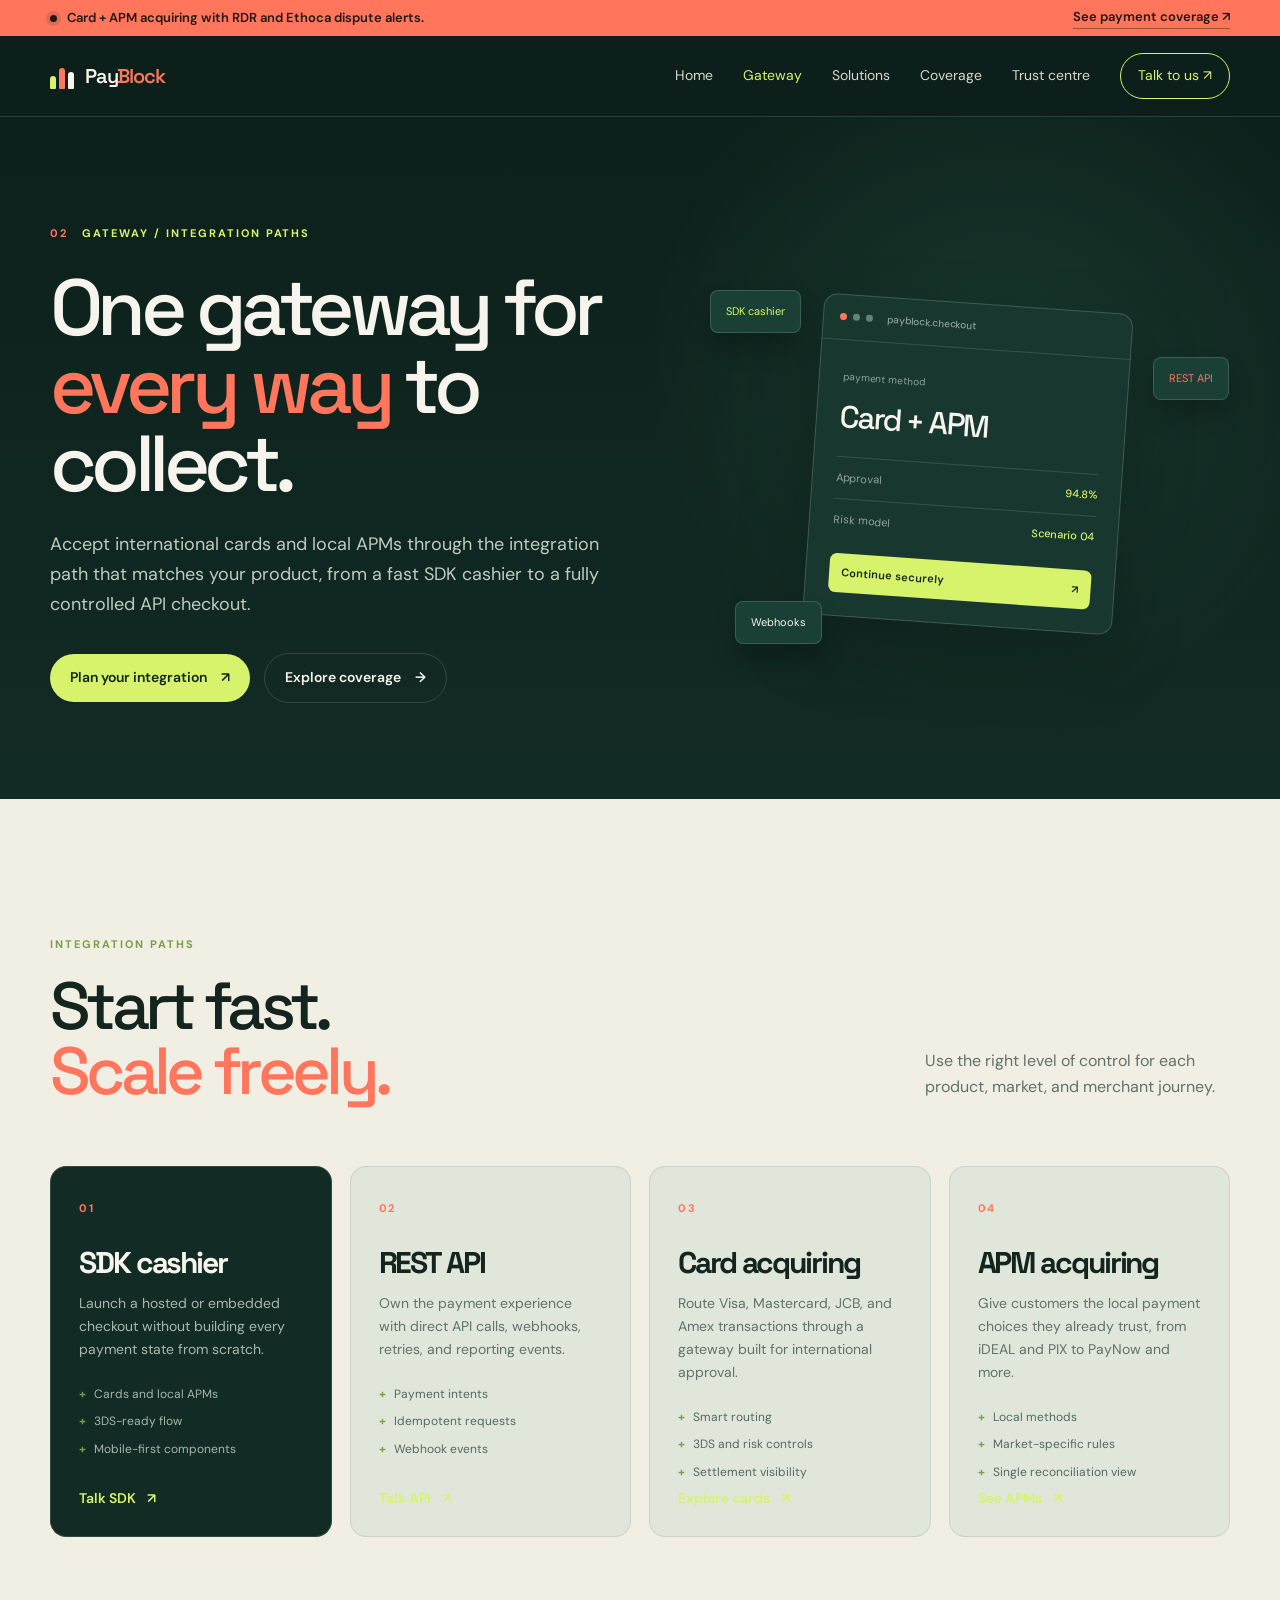
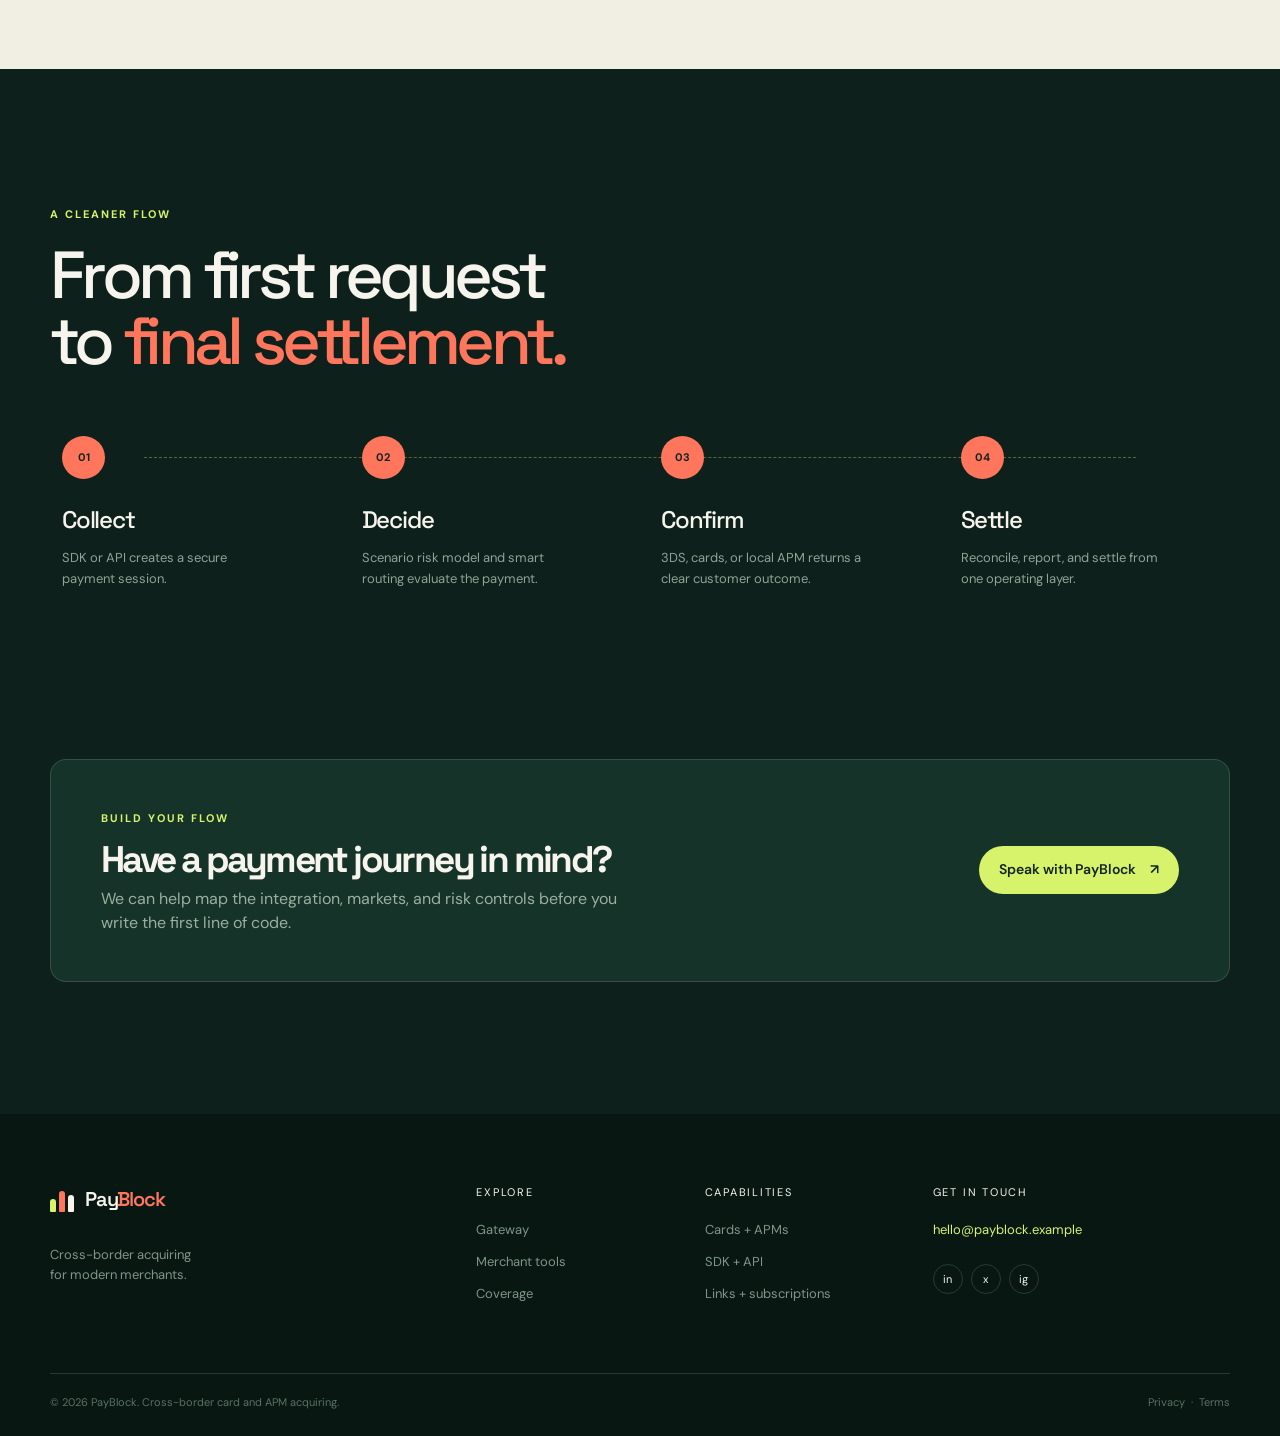
<file: platform.html>
<!doctype html>
<html lang="en">
<head>
  <meta charset="utf-8" />
  <meta name="viewport" content="width=device-width, initial-scale=1" />
  <meta name="description" content="PayBlock gateway integrations for card acquiring, local APMs, SDK checkout and APIs." />
  <title>Gateway — PayBlock</title>
  <link rel="preconnect" href="https://fonts.googleapis.com" />
  <link rel="preconnect" href="https://fonts.gstatic.com" crossorigin />
  <link href="https://fonts.googleapis.com/css2?family=DM+Sans:wght@400;500;600;700&family=Space+Grotesk:wght@400;500;600;700&display=swap" rel="stylesheet" />
  <link rel="stylesheet" href="styles.css" />
</head>
<body class="inner-page">
  <a class="skip-link" href="#main-content">Skip to content</a>
  <div class="announcement"><div class="container announcement-inner"><span class="live-dot" aria-hidden="true"></span><span>Card + APM acquiring with RDR and Ethoca dispute alerts.</span><a href="coverage.html">See payment coverage <span aria-hidden="true">↗</span></a></div></div>
  <header class="site-header" id="top"><div class="container nav-wrap"><a class="brand" href="index.html" aria-label="PayBlock home"><span class="brand-mark" aria-hidden="true"><span></span><span></span><span></span></span><span>Pay<span>Block</span></span></a><button class="menu-toggle" type="button" aria-expanded="false" aria-controls="main-nav" aria-label="Toggle navigation"><span></span><span></span></button><nav class="main-nav" id="main-nav" aria-label="Primary navigation"><a href="index.html">Home</a><a class="is-active" href="platform.html">Gateway</a><a href="solutions.html">Solutions</a><a href="coverage.html">Coverage</a><a href="trust.html">Trust centre</a><a class="nav-cta" href="contact.html">Talk to us <span aria-hidden="true">↗</span></a></nav></div></header>
  <main id="main-content">
    <section class="page-hero section-pad"><div class="container page-hero-grid"><div><div class="eyebrow"><span>02</span><span>Gateway / Integration paths</span></div><h1>One gateway for <em>every way</em> to collect.</h1><p class="page-lede">Accept international cards and local APMs through the integration path that matches your product, from a fast SDK cashier to a fully controlled API checkout.</p><div class="hero-actions"><a class="button button-primary" href="contact.html">Plan your integration <span>↗</span></a><a class="button button-ghost" href="coverage.html">Explore coverage <span>→</span></a></div></div><div class="page-hero-art gateway-art"><div class="gateway-window"><div class="window-top"><span></span><span></span><span></span><b>payblock.checkout</b></div><div class="window-body"><small>payment method</small><strong>Card + APM</strong><div class="window-row"><span>Approval</span><b>94.8%</b></div><div class="window-row"><span>Risk model</span><b>Scenario 04</b></div><div class="window-button">Continue securely <span>↗</span></div></div></div><div class="art-tag tag-sdk">SDK cashier</div><div class="art-tag tag-api">REST API</div><div class="art-tag tag-webhook">Webhooks</div></div></div></section>
    <section class="section-pad page-light"><div class="container"><div class="section-heading split-heading"><div><span class="section-label">INTEGRATION PATHS</span><h2>Start fast.<br /><em>Scale freely.</em></h2></div><p>Use the right level of control for each product, market, and merchant journey.</p></div><div class="feature-grid four-up"><article class="feature-card feature-card-dark"><span class="feature-index">01</span><h3>SDK cashier</h3><p>Launch a hosted or embedded checkout without building every payment state from scratch.</p><ul><li>Cards and local APMs</li><li>3DS-ready flow</li><li>Mobile-first components</li></ul><a class="text-link" href="contact.html">Talk SDK <span>↗</span></a></article><article class="feature-card"><span class="feature-index">02</span><h3>REST API</h3><p>Own the payment experience with direct API calls, webhooks, retries, and reporting events.</p><ul><li>Payment intents</li><li>Idempotent requests</li><li>Webhook events</li></ul><a class="text-link" href="contact.html">Talk API <span>↗</span></a></article><article class="feature-card"><span class="feature-index">03</span><h3>Card acquiring</h3><p>Route Visa, Mastercard, JCB, and Amex transactions through a gateway built for international approval.</p><ul><li>Smart routing</li><li>3DS and risk controls</li><li>Settlement visibility</li></ul><a class="text-link" href="contact.html">Explore cards <span>↗</span></a></article><article class="feature-card"><span class="feature-index">04</span><h3>APM acquiring</h3><p>Give customers the local payment choices they already trust, from iDEAL and PIX to PayNow and more.</p><ul><li>Local methods</li><li>Market-specific rules</li><li>Single reconciliation view</li></ul><a class="text-link" href="coverage.html">See APMs <span>↗</span></a></article></div></div></section>
    <section class="section-pad process-section"><div class="container"><div class="section-heading"><span class="section-label">A CLEANER FLOW</span><h2>From first request<br />to <em>final settlement.</em></h2></div><div class="process-line"><div class="process-step"><span>01</span><strong>Collect</strong><p>SDK or API creates a secure payment session.</p></div><div class="process-step"><span>02</span><strong>Decide</strong><p>Scenario risk model and smart routing evaluate the payment.</p></div><div class="process-step"><span>03</span><strong>Confirm</strong><p>3DS, cards, or local APM returns a clear customer outcome.</p></div><div class="process-step"><span>04</span><strong>Settle</strong><p>Reconcile, report, and settle from one operating layer.</p></div></div></div></section>
    <section class="section-pad page-cta"><div class="container page-cta-card"><div><span class="section-label">BUILD YOUR FLOW</span><h2>Have a payment journey in mind?</h2><p>We can help map the integration, markets, and risk controls before you write the first line of code.</p></div><a class="button button-primary" href="contact.html">Speak with PayBlock <span>↗</span></a></div></section>
  </main>
  <footer class="site-footer"><div class="container footer-grid"><div class="footer-brand"><a class="brand" href="index.html"><span class="brand-mark" aria-hidden="true"><span></span><span></span><span></span></span><span>Pay<span>Block</span></span></a><p>Cross-border acquiring<br />for modern merchants.</p></div><div class="footer-col"><span>Explore</span><a href="platform.html">Gateway</a><a href="solutions.html">Merchant tools</a><a href="coverage.html">Coverage</a></div><div class="footer-col"><span>Capabilities</span><a href="platform.html">Cards + APMs</a><a href="platform.html">SDK + API</a><a href="platform.html">Links + subscriptions</a></div><div class="footer-col footer-contact"><span>Get in touch</span><a href="mailto:hello@payblock.example">hello@payblock.example</a><div class="social-row"><a href="index.html" aria-label="LinkedIn">in</a><a href="index.html" aria-label="X">x</a><a href="index.html" aria-label="Instagram">ig</a></div></div></div><div class="container footer-bottom"><span>© 2026 PayBlock. Cross-border card and APM acquiring.</span><span>Privacy&nbsp;&nbsp;·&nbsp;&nbsp;Terms</span></div></footer>
  <script src="script.js"></script>
</body>
</html>
</file>
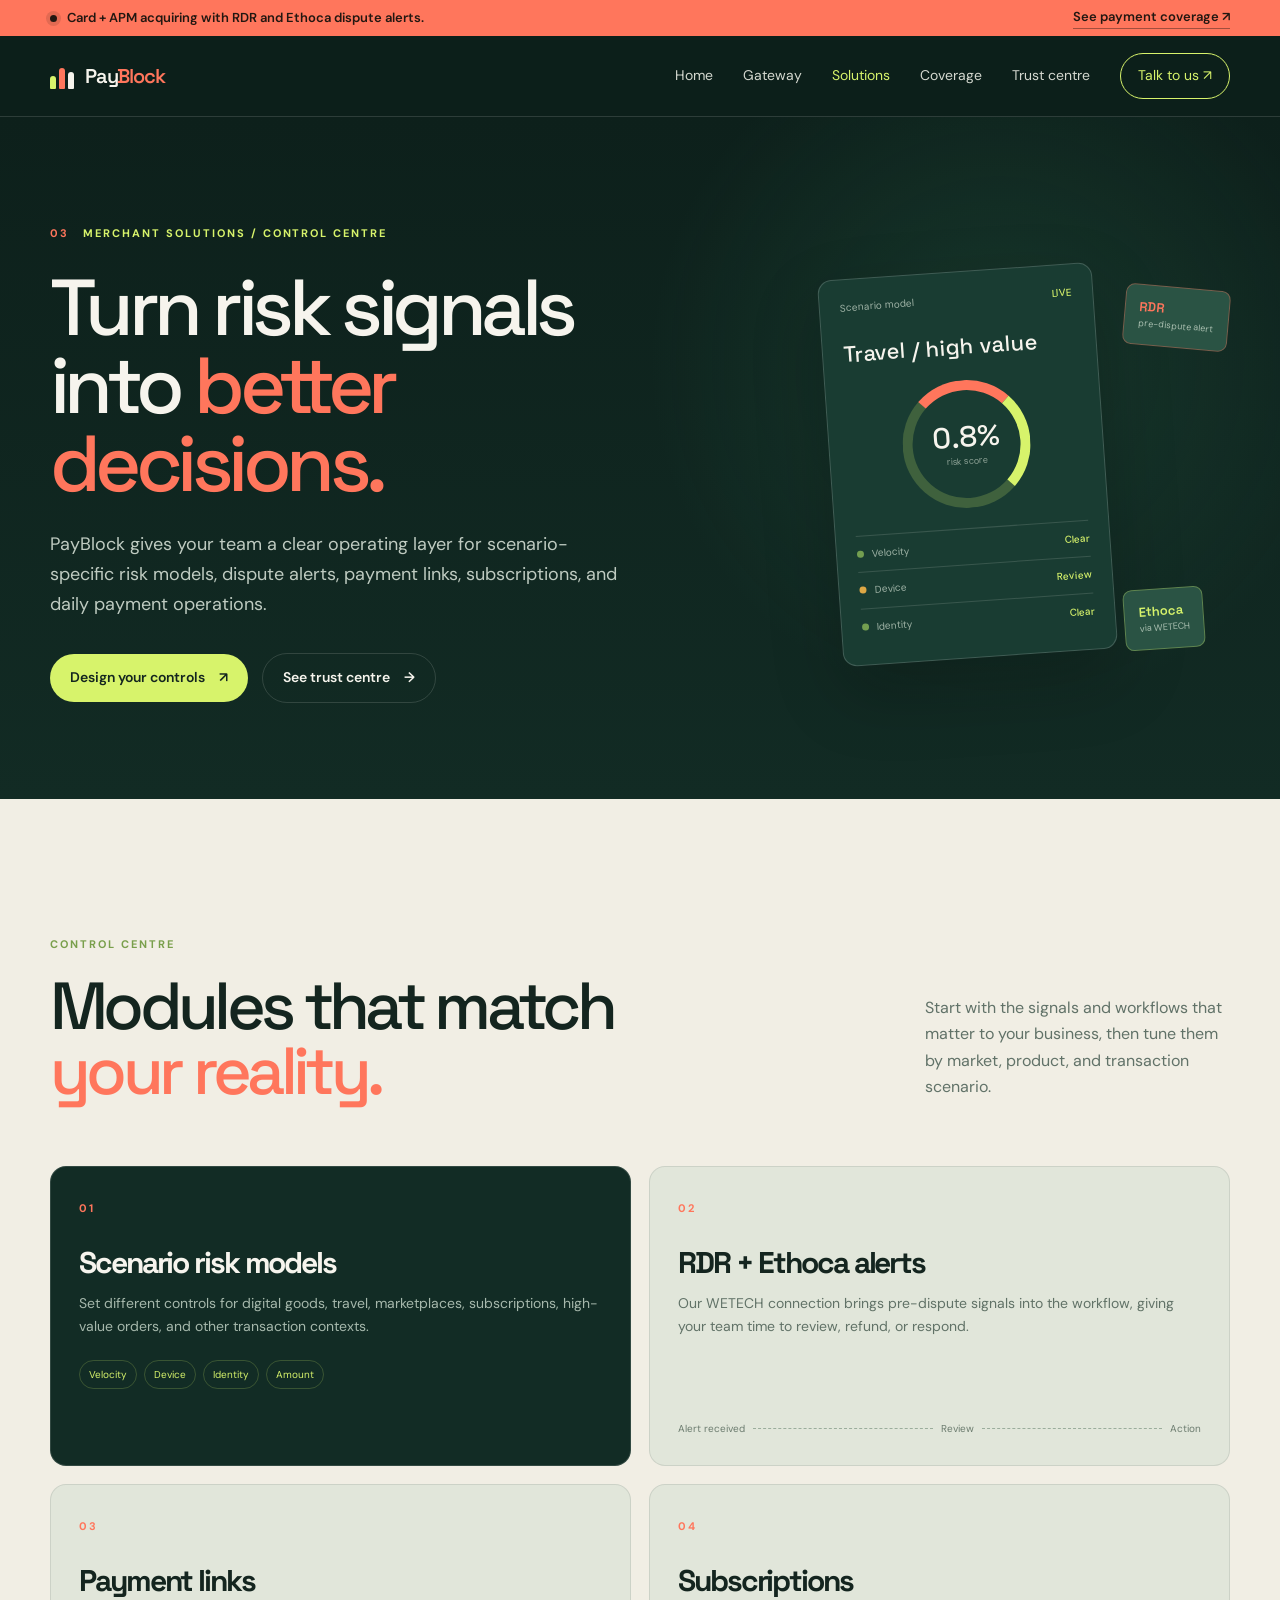
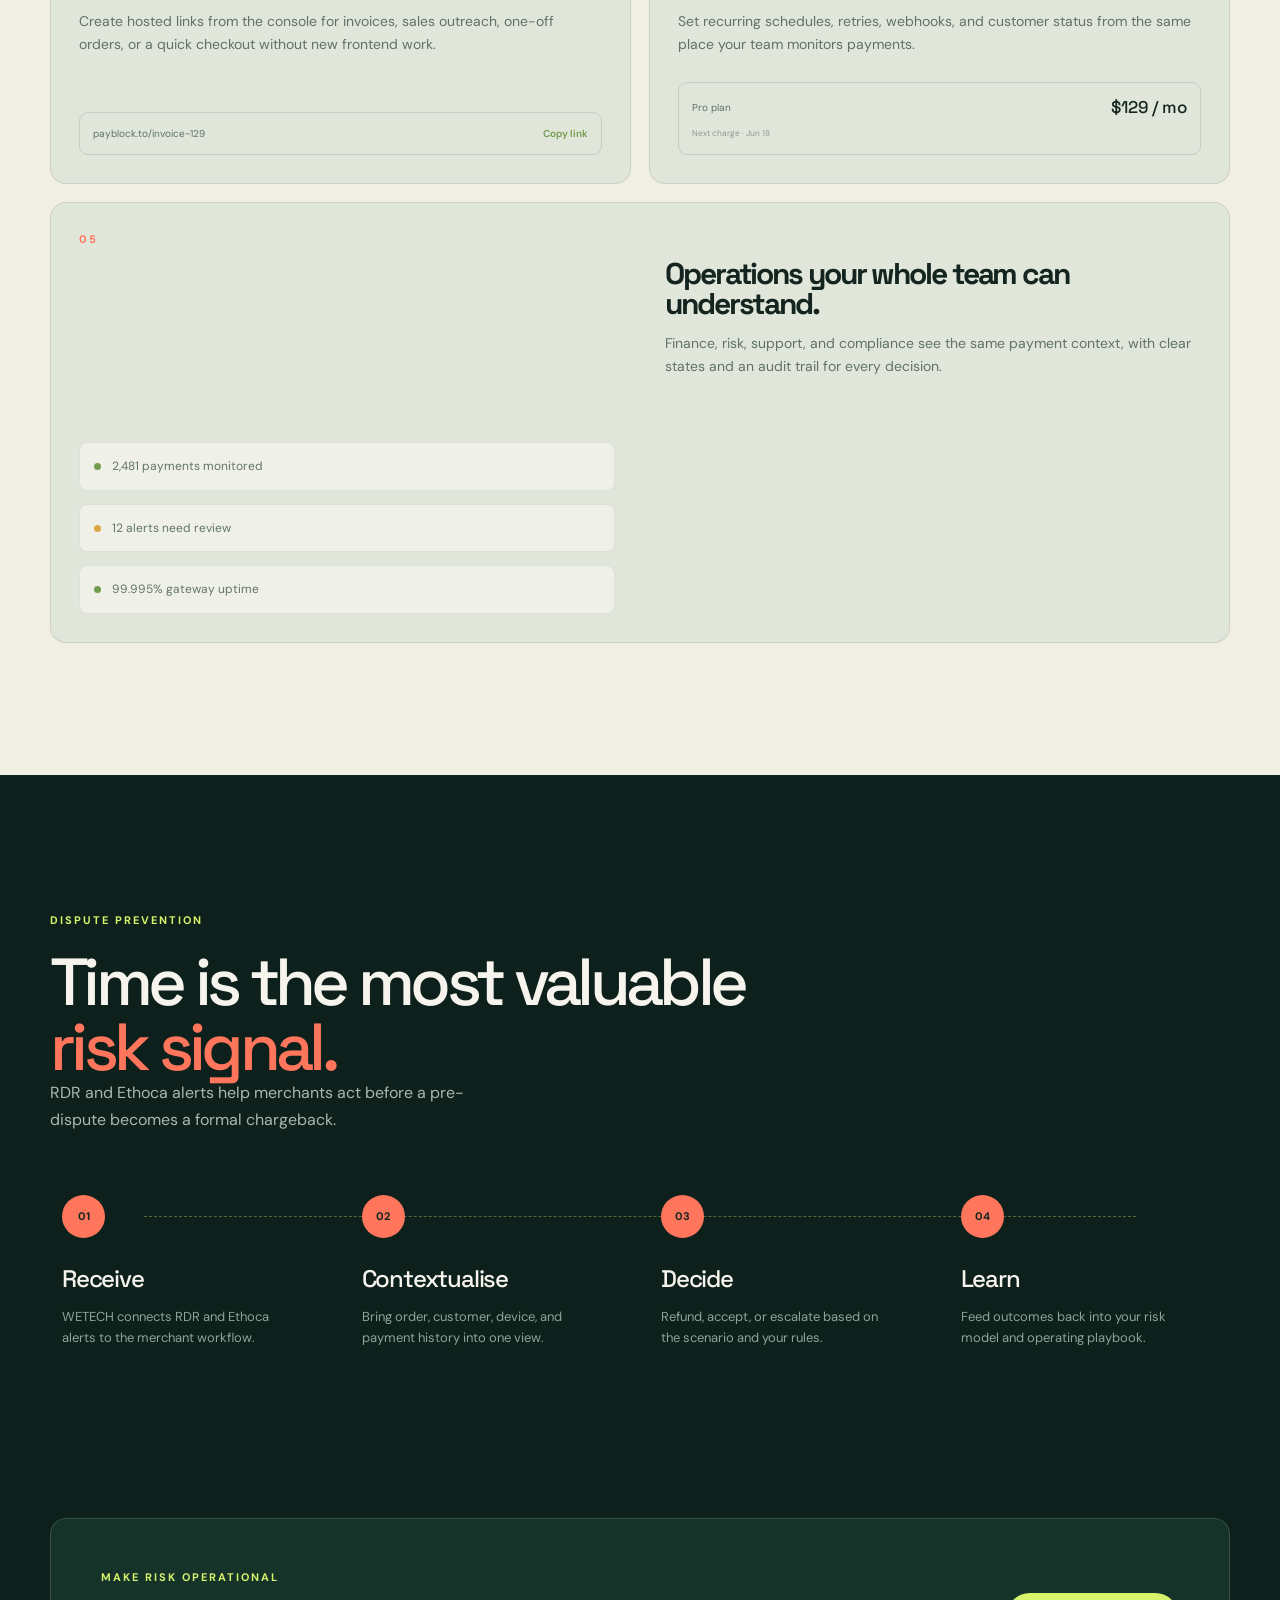
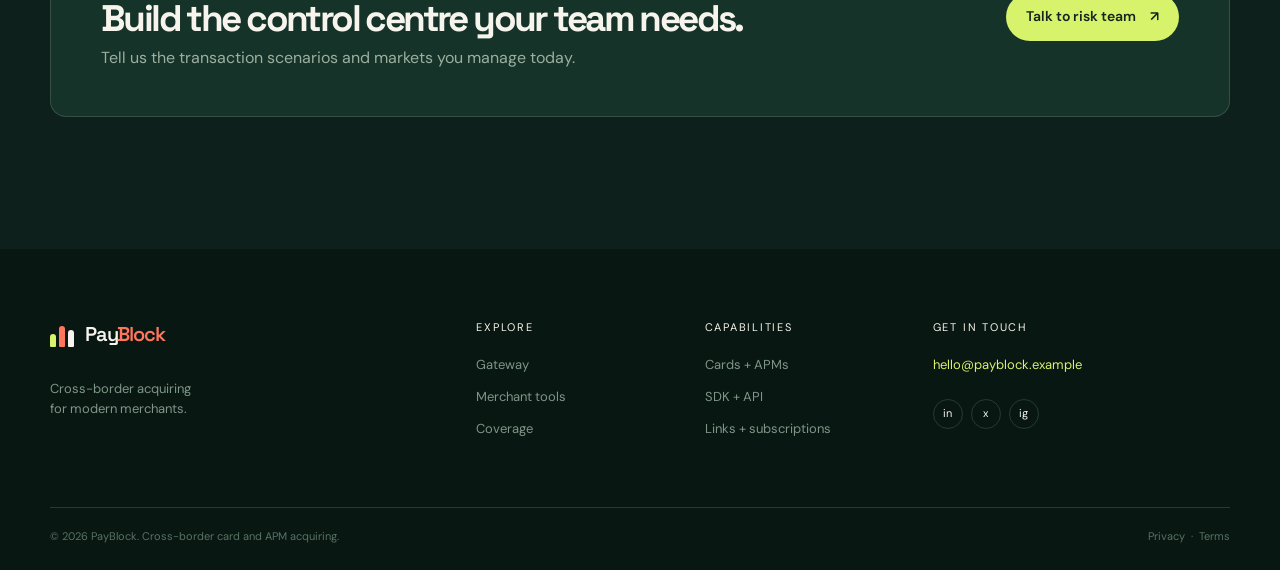
<file: solutions.html>
<!doctype html>
<html lang="en">
<head>
  <meta charset="utf-8" /><meta name="viewport" content="width=device-width, initial-scale=1" />
  <meta name="description" content="PayBlock merchant solutions for scenario-based risk, RDR and Ethoca alerts, payment links, subscriptions, and operations." />
  <title>Merchant solutions — PayBlock</title>
  <link rel="preconnect" href="https://fonts.googleapis.com" /><link rel="preconnect" href="https://fonts.gstatic.com" crossorigin /><link href="https://fonts.googleapis.com/css2?family=DM+Sans:wght@400;500;600;700&family=Space+Grotesk:wght@400;500;600;700&display=swap" rel="stylesheet" /><link rel="stylesheet" href="styles.css" />
</head>
<body class="inner-page"><a class="skip-link" href="#main-content">Skip to content</a><div class="announcement"><div class="container announcement-inner"><span class="live-dot" aria-hidden="true"></span><span>Card + APM acquiring with RDR and Ethoca dispute alerts.</span><a href="coverage.html">See payment coverage <span aria-hidden="true">↗</span></a></div></div>
  <header class="site-header" id="top"><div class="container nav-wrap"><a class="brand" href="index.html" aria-label="PayBlock home"><span class="brand-mark" aria-hidden="true"><span></span><span></span><span></span></span><span>Pay<span>Block</span></span></a><button class="menu-toggle" type="button" aria-expanded="false" aria-controls="main-nav" aria-label="Toggle navigation"><span></span><span></span></button><nav class="main-nav" id="main-nav" aria-label="Primary navigation"><a href="index.html">Home</a><a href="platform.html">Gateway</a><a class="is-active" href="solutions.html">Solutions</a><a href="coverage.html">Coverage</a><a href="trust.html">Trust centre</a><a class="nav-cta" href="contact.html">Talk to us <span aria-hidden="true">↗</span></a></nav></div></header>
  <main id="main-content"><section class="page-hero section-pad"><div class="container page-hero-grid"><div><div class="eyebrow"><span>03</span><span>Merchant solutions / Control centre</span></div><h1>Turn risk signals into <em>better decisions.</em></h1><p class="page-lede">PayBlock gives your team a clear operating layer for scenario-specific risk models, dispute alerts, payment links, subscriptions, and daily payment operations.</p><div class="hero-actions"><a class="button button-primary" href="contact.html">Design your controls <span>↗</span></a><a class="button button-ghost" href="trust.html">See trust centre <span>→</span></a></div></div><div class="page-hero-art risk-art"><div class="risk-dashboard"><div class="risk-dashboard-top"><span>Scenario model</span><b>LIVE</b></div><strong>Travel / high value</strong><div class="risk-score"><span>0.8%</span><small>risk score</small></div><div class="risk-check"><span><i class="pulse green"></i>Velocity</span><b>Clear</b></div><div class="risk-check"><span><i class="pulse yellow"></i>Device</span><b>Review</b></div><div class="risk-check"><span><i class="pulse green"></i>Identity</span><b>Clear</b></div></div><div class="alert-chip"><b>RDR</b><span>pre-dispute alert</span></div><div class="alert-chip alert-chip-two"><b>Ethoca</b><span>via WETECH</span></div></div></div></section>
    <section class="section-pad page-light"><div class="container"><div class="section-heading split-heading"><div><span class="section-label">CONTROL CENTRE</span><h2>Modules that match<br /><em>your reality.</em></h2></div><p>Start with the signals and workflows that matter to your business, then tune them by market, product, and transaction scenario.</p></div><div class="feature-grid solutions-grid"><article class="feature-card feature-card-dark"><span class="feature-index">01</span><h3>Scenario risk models</h3><p>Set different controls for digital goods, travel, marketplaces, subscriptions, high-value orders, and other transaction contexts.</p><div class="tag-list"><span>Velocity</span><span>Device</span><span>Identity</span><span>Amount</span></div></article><article class="feature-card"><span class="feature-index">02</span><h3>RDR + Ethoca alerts</h3><p>Our WETECH connection brings pre-dispute signals into the workflow, giving your team time to review, refund, or respond.</p><div class="alert-timeline"><span>Alert received</span><i></i><span>Review</span><i></i><span>Action</span></div></article><article class="feature-card"><span class="feature-index">03</span><h3>Payment links</h3><p>Create hosted links from the console for invoices, sales outreach, one-off orders, or a quick checkout without new frontend work.</p><div class="link-preview"><span>payblock.to/invoice-129</span><b>Copy link</b></div></article><article class="feature-card"><span class="feature-index">04</span><h3>Subscriptions</h3><p>Set recurring schedules, retries, webhooks, and customer status from the same place your team monitors payments.</p><div class="subscription-preview"><span>Pro plan</span><b>$129 / mo</b><small>Next charge · Jun 18</small></div></article><article class="feature-card feature-card-wide"><span class="feature-index">05</span><div><h3>Operations your whole team can understand.</h3><p>Finance, risk, support, and compliance see the same payment context, with clear states and an audit trail for every decision.</p></div><div class="ops-mini"><span><i class="pulse green"></i> 2,481 payments monitored</span><span><i class="pulse yellow"></i> 12 alerts need review</span><span><i class="pulse green"></i> 99.995% gateway uptime</span></div></article></div></div></section>
    <section class="section-pad process-section"><div class="container"><div class="section-heading"><span class="section-label">DISPUTE PREVENTION</span><h2>Time is the most valuable<br /><em>risk signal.</em></h2><p>RDR and Ethoca alerts help merchants act before a pre-dispute becomes a formal chargeback.</p></div><div class="process-line alert-process"><div class="process-step"><span>01</span><strong>Receive</strong><p>WETECH connects RDR and Ethoca alerts to the merchant workflow.</p></div><div class="process-step"><span>02</span><strong>Contextualise</strong><p>Bring order, customer, device, and payment history into one view.</p></div><div class="process-step"><span>03</span><strong>Decide</strong><p>Refund, accept, or escalate based on the scenario and your rules.</p></div><div class="process-step"><span>04</span><strong>Learn</strong><p>Feed outcomes back into your risk model and operating playbook.</p></div></div></div></section>
    <section class="section-pad page-cta"><div class="container page-cta-card"><div><span class="section-label">MAKE RISK OPERATIONAL</span><h2>Build the control centre your team needs.</h2><p>Tell us the transaction scenarios and markets you manage today.</p></div><a class="button button-primary" href="contact.html">Talk to risk team <span>↗</span></a></div></section></main>
  <footer class="site-footer"><div class="container footer-grid"><div class="footer-brand"><a class="brand" href="index.html"><span class="brand-mark" aria-hidden="true"><span></span><span></span><span></span></span><span>Pay<span>Block</span></span></a><p>Cross-border acquiring<br />for modern merchants.</p></div><div class="footer-col"><span>Explore</span><a href="platform.html">Gateway</a><a href="solutions.html">Merchant tools</a><a href="coverage.html">Coverage</a></div><div class="footer-col"><span>Capabilities</span><a href="platform.html">Cards + APMs</a><a href="platform.html">SDK + API</a><a href="platform.html">Links + subscriptions</a></div><div class="footer-col footer-contact"><span>Get in touch</span><a href="mailto:hello@payblock.example">hello@payblock.example</a><div class="social-row"><a href="index.html" aria-label="LinkedIn">in</a><a href="index.html" aria-label="X">x</a><a href="index.html" aria-label="Instagram">ig</a></div></div></div><div class="container footer-bottom"><span>© 2026 PayBlock. Cross-border card and APM acquiring.</span><span>Privacy&nbsp;&nbsp;·&nbsp;&nbsp;Terms</span></div></footer><script src="script.js"></script></body></html>
</file>
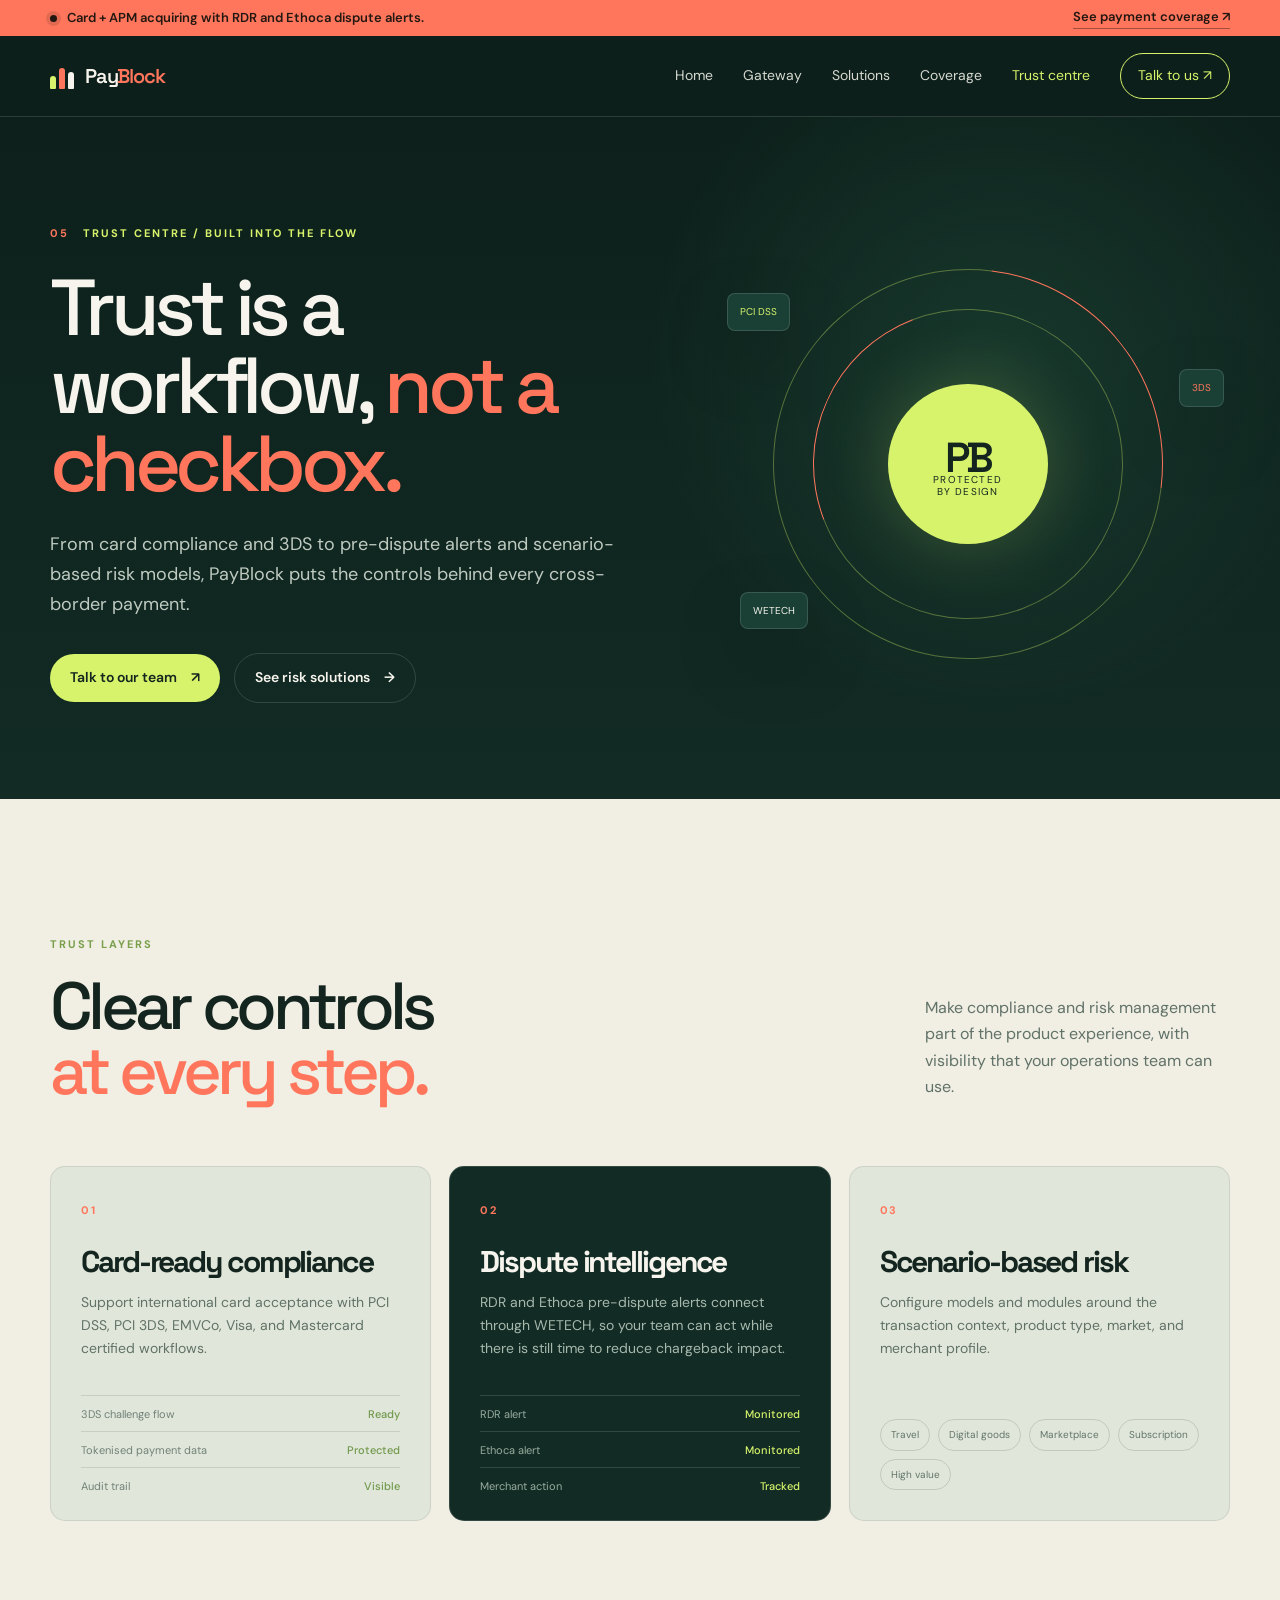
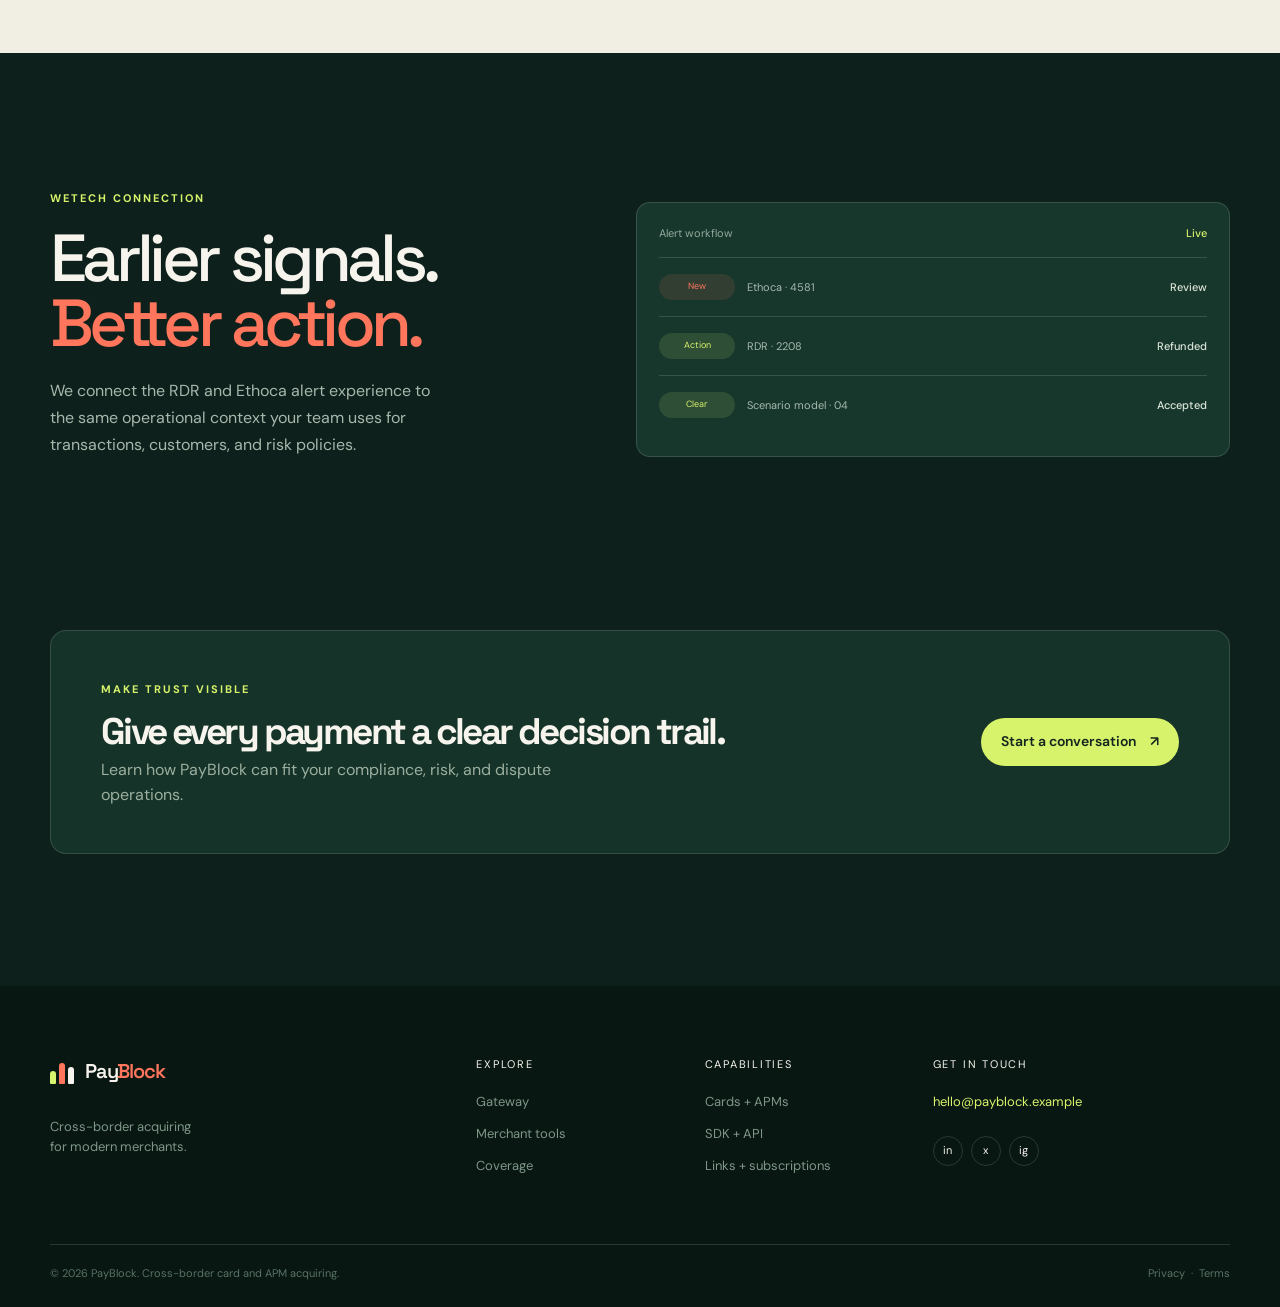
<file: trust.html>
<!doctype html>
<html lang="en"><head><meta charset="utf-8" /><meta name="viewport" content="width=device-width, initial-scale=1" /><meta name="description" content="PayBlock trust centre for card acquiring compliance, dispute intelligence, and scenario-based risk controls." /><title>Trust centre — PayBlock</title><link rel="preconnect" href="https://fonts.googleapis.com" /><link rel="preconnect" href="https://fonts.gstatic.com" crossorigin /><link href="https://fonts.googleapis.com/css2?family=DM+Sans:wght@400;500;600;700&family=Space+Grotesk:wght@400;500;600;700&display=swap" rel="stylesheet" /><link rel="stylesheet" href="styles.css" /></head>
<body class="inner-page"><a class="skip-link" href="#main-content">Skip to content</a><div class="announcement"><div class="container announcement-inner"><span class="live-dot" aria-hidden="true"></span><span>Card + APM acquiring with RDR and Ethoca dispute alerts.</span><a href="coverage.html">See payment coverage <span aria-hidden="true">↗</span></a></div></div><header class="site-header" id="top"><div class="container nav-wrap"><a class="brand" href="index.html" aria-label="PayBlock home"><span class="brand-mark" aria-hidden="true"><span></span><span></span><span></span></span><span>Pay<span>Block</span></span></a><button class="menu-toggle" type="button" aria-expanded="false" aria-controls="main-nav" aria-label="Toggle navigation"><span></span><span></span></button><nav class="main-nav" id="main-nav" aria-label="Primary navigation"><a href="index.html">Home</a><a href="platform.html">Gateway</a><a href="solutions.html">Solutions</a><a href="coverage.html">Coverage</a><a class="is-active" href="trust.html">Trust centre</a><a class="nav-cta" href="contact.html">Talk to us <span aria-hidden="true">↗</span></a></nav></div></header>
<main id="main-content"><section class="page-hero section-pad"><div class="container page-hero-grid"><div><div class="eyebrow"><span>05</span><span>Trust centre / Built into the flow</span></div><h1>Trust is a workflow, <em>not a checkbox.</em></h1><p class="page-lede">From card compliance and 3DS to pre-dispute alerts and scenario-based risk models, PayBlock puts the controls behind every cross-border payment.</p><div class="hero-actions"><a class="button button-primary" href="contact.html">Talk to our team <span>↗</span></a><a class="button button-ghost" href="solutions.html">See risk solutions <span>→</span></a></div></div><div class="page-hero-art trust-art"><div class="trust-seal"><span>PB</span><small>protected<br />by design</small></div><div class="seal-ring ring-a"></div><div class="seal-ring ring-b"></div><div class="trust-badge badge-pci">PCI DSS</div><div class="trust-badge badge-3ds">3DS</div><div class="trust-badge badge-wetech">WETECH</div></div></div></section>
<section class="section-pad page-light"><div class="container"><div class="section-heading split-heading"><div><span class="section-label">TRUST LAYERS</span><h2>Clear controls<br /><em>at every step.</em></h2></div><p>Make compliance and risk management part of the product experience, with visibility that your operations team can use.</p></div><div class="trust-grid-page"><article class="trust-panel"><span class="feature-index">01</span><h3>Card-ready compliance</h3><p>Support international card acceptance with PCI DSS, PCI 3DS, EMVCo, Visa, and Mastercard certified workflows.</p><div class="trust-checks"><span>3DS challenge flow <b>Ready</b></span><span>Tokenised payment data <b>Protected</b></span><span>Audit trail <b>Visible</b></span></div></article><article class="trust-panel trust-panel-dark"><span class="feature-index">02</span><h3>Dispute intelligence</h3><p>RDR and Ethoca pre-dispute alerts connect through WETECH, so your team can act while there is still time to reduce chargeback impact.</p><div class="trust-checks"><span>RDR alert <b>Monitored</b></span><span>Ethoca alert <b>Monitored</b></span><span>Merchant action <b>Tracked</b></span></div></article><article class="trust-panel"><span class="feature-index">03</span><h3>Scenario-based risk</h3><p>Configure models and modules around the transaction context, product type, market, and merchant profile.</p><div class="model-tags"><span>Travel</span><span>Digital goods</span><span>Marketplace</span><span>Subscription</span><span>High value</span></div></article></div></div></section>
<section class="section-pad process-section"><div class="container trust-callout"><div><span class="section-label">WETECH CONNECTION</span><h2>Earlier signals.<br /><em>Better action.</em></h2><p>We connect the RDR and Ethoca alert experience to the same operational context your team uses for transactions, customers, and risk policies.</p></div><div class="alert-board"><div class="alert-board-top"><span>Alert workflow</span><b>Live</b></div><div class="alert-board-row"><span class="alert-status coral-status">New</span><span>Ethoca · 4581</span><b>Review</b></div><div class="alert-board-row"><span class="alert-status lime-status">Action</span><span>RDR · 2208</span><b>Refunded</b></div><div class="alert-board-row"><span class="alert-status lime-status">Clear</span><span>Scenario model · 04</span><b>Accepted</b></div></div></div></section><section class="section-pad page-cta"><div class="container page-cta-card"><div><span class="section-label">MAKE TRUST VISIBLE</span><h2>Give every payment a clear decision trail.</h2><p>Learn how PayBlock can fit your compliance, risk, and dispute operations.</p></div><a class="button button-primary" href="contact.html">Start a conversation <span>↗</span></a></div></section></main>
<footer class="site-footer"><div class="container footer-grid"><div class="footer-brand"><a class="brand" href="index.html"><span class="brand-mark" aria-hidden="true"><span></span><span></span><span></span></span><span>Pay<span>Block</span></span></a><p>Cross-border acquiring<br />for modern merchants.</p></div><div class="footer-col"><span>Explore</span><a href="platform.html">Gateway</a><a href="solutions.html">Merchant tools</a><a href="coverage.html">Coverage</a></div><div class="footer-col"><span>Capabilities</span><a href="platform.html">Cards + APMs</a><a href="platform.html">SDK + API</a><a href="platform.html">Links + subscriptions</a></div><div class="footer-col footer-contact"><span>Get in touch</span><a href="mailto:hello@payblock.example">hello@payblock.example</a><div class="social-row"><a href="index.html" aria-label="LinkedIn">in</a><a href="index.html" aria-label="X">x</a><a href="index.html" aria-label="Instagram">ig</a></div></div></div><div class="container footer-bottom"><span>© 2026 PayBlock. Cross-border card and APM acquiring.</span><span>Privacy&nbsp;&nbsp;·&nbsp;&nbsp;Terms</span></div></footer><script src="script.js"></script></body></html>
</file>
<file: styles.css>
:root { --ink:#f6f4ed; --muted:#b1b7aa; --deep:#0d201b; --deep-2:#122c25; --panel:#18372f; --line:rgba(246,244,237,.14); --coral:#ff765c; --lime:#d7f36b; --cream:#f1eee4; --dark-ink:#14251f; --shadow:0 28px 70px rgba(0,0,0,.22); }
* { box-sizing:border-box; }
html { scroll-behavior:smooth; }
body { margin:0; background:var(--deep); color:var(--ink); font-family:'DM Sans',system-ui,sans-serif; font-size:16px; line-height:1.55; overflow-x:hidden; }
a { color:inherit; text-decoration:none; }
button { font:inherit; }
.container { width:min(1180px,calc(100% - 64px)); margin:0 auto; }
.skip-link { position:absolute; left:16px; top:-80px; background:var(--lime); color:var(--dark-ink); padding:12px 18px; border-radius:8px; z-index:99; }
.skip-link:focus { top:16px; }
.announcement { background:var(--coral); color:#221711; font-size:13px; font-weight:600; }
.announcement-inner { min-height:36px; display:flex; align-items:center; gap:10px; }
.announcement a { margin-left:auto; border-bottom:1px solid rgba(34,23,17,.42); }
.live-dot { width:7px; height:7px; background:#221711; border-radius:50%; box-shadow:0 0 0 4px rgba(34,23,17,.13); }
.site-header { position:sticky; top:0; z-index:30; background:rgba(13,32,27,.87); backdrop-filter:blur(18px); border-bottom:1px solid var(--line); }
.nav-wrap { min-height:80px; display:flex; align-items:center; justify-content:space-between; }
.brand { display:inline-flex; align-items:center; gap:10px; font-family:'Space Grotesk',sans-serif; font-weight:600; font-size:20px; letter-spacing:-.06em; }
.brand > span:last-child > span { color:var(--coral); }
.brand-mark { width:25px; height:25px; display:inline-flex; gap:3px; align-items:flex-end; }
.brand-mark span { width:6px; border-radius:6px 6px 2px 2px; background:var(--lime); display:block; }
.brand-mark span:nth-child(1){height:13px}.brand-mark span:nth-child(2){height:21px;background:var(--coral)}.brand-mark span:nth-child(3){height:17px;background:var(--ink)}
.main-nav { display:flex; gap:30px; align-items:center; color:#d5d9d0; font-size:14px; }
.main-nav a:not(.nav-cta) { position:relative; padding:8px 0; }
.main-nav a:not(.nav-cta)::after { content:''; position:absolute; bottom:1px; left:0; width:100%; height:1px; background:var(--lime); transform:scaleX(0); transform-origin:right; transition:transform .25s ease; }
.main-nav a:not(.nav-cta):hover::after { transform:scaleX(1); transform-origin:left; }
.nav-cta { border:1px solid var(--lime); color:var(--lime); padding:11px 17px; border-radius:999px; transition:all .25s ease; }
.nav-cta:hover { background:var(--lime); color:var(--dark-ink); }
.menu-toggle { display:none; background:none; border:0; color:var(--ink); width:44px; height:44px; padding:10px; }
.menu-toggle span { display:block; width:24px; height:2px; background:currentColor; margin:6px 0; }
.section-pad { padding:132px 0; }
.section-pad-sm { padding:80px 0; }
.hero { padding-top:100px; background:radial-gradient(circle at 78% 38%,rgba(52,123,91,.28),transparent 32%), linear-gradient(180deg,#0d201b 0%,#122b24 100%); }
.hero-grid { display:grid; grid-template-columns:1fr 1fr; gap:70px; align-items:center; }
.eyebrow,.section-label,.panel-kicker { color:var(--lime); text-transform:uppercase; letter-spacing:.18em; font-size:11px; font-weight:700; }
.eyebrow { display:flex; gap:14px; align-items:center; margin-bottom:27px; }
.eyebrow span:first-child { color:var(--coral); }
h1,h2,h3 { font-family:'Space Grotesk',sans-serif; margin:0; letter-spacing:-.07em; line-height:.98; }
h1 { font-size:clamp(52px,6.2vw,92px); max-width:670px; font-weight:500; }
h1 em,h2 em { color:var(--coral); font-style:normal; }
.hero-lede { color:#c7cdc3; max-width:520px; margin:30px 0 35px; font-size:18px; line-height:1.65; }
.hero-actions { display:flex; align-items:center; gap:14px; flex-wrap:wrap; }
.button { min-height:48px; display:inline-flex; align-items:center; gap:14px; justify-content:center; padding:13px 20px; border-radius:999px; font-weight:600; font-size:14px; transition:transform .25s ease,background .25s ease,color .25s ease; }
.button:hover { transform:translateY(-2px); }
.button-primary { background:var(--lime); color:var(--dark-ink); }
.button-primary:hover { background:#efff9d; }
.button-ghost { border:1px solid var(--line); color:var(--ink); }
.button-ghost:hover { border-color:var(--lime); color:var(--lime); }
.hero-footnote { display:flex; gap:10px; align-items:center; color:var(--muted); font-size:12px; margin-top:28px; }
.check-icon { display:grid; place-items:center; width:20px; height:20px; color:var(--dark-ink); background:var(--lime); border-radius:50%; font-size:12px; font-weight:700; }
.hero-visual { min-height:560px; position:relative; display:grid; place-items:center; }
.visual-orbit { border:1px solid rgba(215,243,107,.22); border-radius:50%; position:absolute; transform:rotate(-18deg); }
.orbit-one { width:440px; height:440px; border-left-color:var(--coral); border-right-color:rgba(255,118,92,.3); }
.orbit-two { width:350px; height:350px; border-top-color:var(--lime); border-bottom-color:rgba(215,243,107,.16); transform:rotate(42deg); }
.visual-sun { width:168px; height:168px; background:var(--coral); color:var(--dark-ink); border-radius:50%; z-index:1; display:grid; place-items:center; text-align:center; box-shadow:0 0 80px rgba(255,118,92,.25); }
.visual-sun span { font:600 44px/1 'Space Grotesk'; letter-spacing:-.1em; }
.visual-sun small { font-size:11px; line-height:1.25; margin-top:-25px; text-transform:uppercase; letter-spacing:.12em; }
.console-card { background:rgba(26,61,51,.94); border:1px solid rgba(255,255,255,.17); box-shadow:var(--shadow); border-radius:14px; backdrop-filter:blur(16px); }
.console-main { position:absolute; width:310px; padding:21px; top:85px; right:0; z-index:2; transform:rotate(3deg); }
.console-top,.metric-row,.chart-labels,.card-topline,.ops-header,.ops-item,.routing-head,.routing-row { display:flex; align-items:center; justify-content:space-between; }
.console-top { color:#cbd6cc; font-size:12px; }
.status-pill { color:var(--lime); display:flex; gap:6px; align-items:center; }
.status-pill i { width:6px; height:6px; background:var(--lime); border-radius:50%; box-shadow:0 0 0 4px rgba(215,243,107,.12); }
.metric-row { align-items:baseline; margin-top:28px; }
.metric-row strong { font:500 42px/1 'Space Grotesk'; letter-spacing:-.08em; }
.metric-row span { color:var(--muted); font-size:12px; margin-left:-54px; }
.metric-row b { color:var(--lime); font-size:12px; font-weight:500; }
.chart { height:105px; display:flex; align-items:flex-end; gap:7px; margin:18px 0 7px; padding:0 2px; border-bottom:1px solid var(--line); }
.chart span { flex:1; background:linear-gradient(180deg,var(--lime),rgba(215,243,107,.15)); border-radius:3px 3px 0 0; opacity:.85; }
.chart-labels { color:#778d80; font-size:9px; }
.console-float { position:absolute; z-index:3; display:flex; align-items:center; gap:10px; padding:12px 15px; }
.float-top { top:14px; left:17px; transform:rotate(-5deg); }
.float-bottom { bottom:68px; right:25px; transform:rotate(-4deg); }
.console-float small { color:#8ca398; display:block; font-size:10px; }.console-float strong { display:block; font:500 15px 'Space Grotesk'; }.console-float b { color:var(--lime); font-size:11px; margin-left:6px; }.mini-icon { display:grid; place-items:center; width:28px; height:28px; border-radius:8px; font-weight:700; }.mini-coral { background:rgba(255,118,92,.18); color:var(--coral); }.mini-lime { background:rgba(215,243,107,.16); color:var(--lime); }.route-line { width:35px; height:16px; border-top:1px solid var(--lime); border-radius:50%; transform:rotate(-20deg); }
.visual-caption { position:absolute; bottom:4px; display:flex; gap:16px; color:#7f9b8d; font-size:10px; text-transform:uppercase; letter-spacing:.14em; }
.trust-strip { margin-top:110px; border-top:1px solid var(--line); padding-top:23px; display:flex; gap:30px; align-items:center; }.trust-strip p { color:#8fa397; font-size:12px; max-width:270px; margin:0; }.logo-row { display:flex; justify-content:space-between; align-items:center; flex:1; color:#648274; font:600 15px 'Space Grotesk'; letter-spacing:.04em; }.logo-row span:nth-child(2),.logo-row span:nth-child(4){font-weight:400; letter-spacing:-.05em; font-size:18px;}
.stats-section { background:var(--cream); color:var(--dark-ink); }.stats-grid { display:grid; grid-template-columns:1.6fr repeat(3,1fr); gap:35px; align-items:center; }.stat-intro p { max-width:240px; font:500 18px/1.25 'Space Grotesk'; letter-spacing:-.04em; margin:13px 0 0; }.stats-section .section-label { color:#799f4b; }.stat { border-left:1px solid rgba(20,37,31,.2); padding-left:25px; }.stat strong { font:500 clamp(45px,5vw,70px)/.9 'Space Grotesk'; letter-spacing:-.08em; }.stat strong span { color:#8ba852; font-size:.45em; }.stat small { display:block; margin-top:13px; color:#68776e; font-size:12px; }
.platform-section { background:var(--deep); }.section-heading { margin-bottom:62px; }.split-heading { display:flex; align-items:end; justify-content:space-between; gap:50px; }.section-heading h2,.trust-copy h2,.cta-card h2 { font-size:clamp(42px,5.2vw,72px); font-weight:500; margin-top:18px; }.section-heading > p,.split-heading > p { max-width:305px; color:var(--muted); margin:0 0 4px; line-height:1.65; }.platform-shell { background:var(--panel); border:1px solid var(--line); border-radius:18px; overflow:hidden; display:grid; grid-template-columns:280px 1fr; min-height:440px; }.platform-tabs { border-right:1px solid var(--line); padding:22px 0; }.platform-tab { display:flex; align-items:center; gap:15px; width:100%; text-align:left; padding:19px 24px; border:0; background:transparent; color:#799086; cursor:pointer; transition:all .25s ease; font-size:14px; }.platform-tab span { color:#527064; font-size:11px; }.platform-tab:hover,.platform-tab.is-active { color:var(--ink); background:rgba(215,243,107,.07); }.platform-tab.is-active span { color:var(--coral); }.platform-detail { padding:56px; }.tab-panel { display:none; grid-template-columns:1fr 1fr; gap:48px; align-items:center; animation:fadeIn .35s ease; }.tab-panel.is-active { display:grid; }.panel-kicker { color:var(--coral); font-size:10px; }.panel-copy h3 { font-size:39px; max-width:400px; margin:16px 0 17px; }.panel-copy p { color:#a8b8ad; max-width:390px; line-height:1.7; margin:0 0 27px; }.text-link { color:var(--lime); font-size:14px; font-weight:600; }.text-link span { margin-left:8px; }.panel-visual { min-height:270px; border:1px solid var(--line); border-radius:13px; background:#11271f; padding:24px; position:relative; overflow:hidden; }.routing-head { color:#8da497; font-size:12px; }.routing-head strong { color:var(--ink); font:500 38px 'Space Grotesk'; letter-spacing:-.08em; }.routing-bars { margin:26px 0 22px; display:grid; gap:9px; }.routing-bars i { height:7px; background:linear-gradient(90deg,var(--coral),var(--lime)); border-radius:6px; display:block; }.routing-bars i:nth-child(2){opacity:.55}.routing-bars i:nth-child(3){opacity:.3}.routing-row { border-top:1px solid var(--line); padding:11px 0; font-size:11px; color:#8da497; }.routing-row b { color:var(--ink); font-weight:500; }.routing-row em { font-style:normal; color:var(--lime); font-size:10px; }.payment-card { height:168px; padding:19px; border-radius:13px; color:#152820; display:flex; flex-direction:column; justify-content:space-between; background:linear-gradient(125deg,var(--coral),#ffb48e 56%,var(--lime)); box-shadow:0 18px 35px rgba(0,0,0,.25); transform:rotate(-7deg); width:255px; margin:8px auto 25px; }.payment-card span { font:600 15px 'Space Grotesk'; }.payment-card strong { font:500 16px 'Space Grotesk'; letter-spacing:.08em; }.payment-card small { font-size:9px; letter-spacing:.1em; }.card-stats { display:flex; gap:20px; color:#91a59a; font-size:11px; justify-content:center; }.card-stats b { color:var(--ink); font:500 16px 'Space Grotesk'; display:block; }.map-grid { inset:0; position:absolute; opacity:.26; background-image:linear-gradient(rgba(215,243,107,.2) 1px,transparent 1px),linear-gradient(90deg,rgba(215,243,107,.2) 1px,transparent 1px); background-size:30px 30px; transform:perspective(500px) rotateX(55deg) rotateZ(-5deg) scale(1.3); }.map-node { position:absolute; width:14px; height:14px; background:var(--coral); border-radius:50%; box-shadow:0 0 0 7px rgba(255,118,92,.14); z-index:1; }.node-a{left:20%;top:31%}.node-b{left:50%;top:53%;background:var(--lime);box-shadow:0 0 0 7px rgba(215,243,107,.13)}.node-c{right:17%;top:23%}.node-d{right:27%;bottom:19%;background:var(--lime);box-shadow:0 0 0 7px rgba(215,243,107,.13)}.map-route { position:absolute; border-top:1px dashed rgba(215,243,107,.7); width:150px; transform-origin:left; z-index:1; }.route-a{left:23%;top:35%;transform:rotate(24deg)}.route-b{left:53%;top:57%;transform:rotate(-28deg)}.route-c{left:52%;top:56%;transform:rotate(18deg)}.map-legend { position:absolute; bottom:15px; left:18px; right:18px; display:flex; justify-content:space-between; color:#91a59a; font-size:10px; }.legend-dot { display:inline-block; width:6px; height:6px; border-radius:50%; margin-right:4px; }.legend-dot.coral{background:var(--coral)}.legend-dot.lime{background:var(--lime)}.stack-visual { display:grid; place-items:center; perspective:500px; }.stack-layer { width:190px; padding:20px; border:1px solid var(--line); border-radius:10px; text-align:center; position:absolute; color:var(--dark-ink); font-weight:600; transform:rotateX(56deg) rotateZ(-38deg); box-shadow:0 15px 25px rgba(0,0,0,.25); }.layer-one { background:var(--lime); transform:translateY(42px) rotateX(56deg) rotateZ(-38deg); }.layer-two { background:#8bc5ad; transform:translateY(0) rotateX(56deg) rotateZ(-38deg); }.layer-three { background:var(--coral); transform:translateY(-42px) rotateX(56deg) rotateZ(-38deg); }.stack-pulse { color:var(--lime); position:absolute; right:20px; top:18px; animation:pulse 1.8s infinite; }
.solutions-section { background:var(--cream); color:var(--dark-ink); }.solutions-section .section-label { color:#799f4b; }.solutions-section .section-heading > p { color:#617268; }.bento-grid { display:grid; grid-template-columns:1fr 1fr; gap:18px; }.bento-card { border-radius:17px; padding:30px; min-height:330px; background:#dfe5d6; position:relative; overflow:hidden; }.bento-card.card-dark { background:var(--deep-2); color:var(--ink); }.card-topline { color:#708276; font-size:10px; letter-spacing:.16em; font-weight:700; }.card-dark .card-topline { color:#8fa99b; }.card-arrow { font-size:17px; color:var(--coral); letter-spacing:0; }.bento-card h3 { font-size:33px; max-width:390px; margin:30px 0 11px; }.bento-card p { color:#66776b; max-width:340px; margin:0; font-size:14px; line-height:1.6; }.card-dark p { color:#a6b8ac; }.card-large { grid-row:span 2; min-height:678px; }.risk-visual { position:absolute; left:30px; right:30px; bottom:27px; display:flex; align-items:center; gap:25px; }.risk-ring { width:170px; height:170px; border:13px solid rgba(121,159,75,.23); border-top-color:#759d46; border-right-color:var(--coral); border-radius:50%; display:grid; place-items:center; align-content:center; transform:rotate(-25deg); }.risk-ring span,.risk-ring small { transform:rotate(25deg); }.risk-ring span { font:500 33px 'Space Grotesk'; letter-spacing:-.06em; }.risk-ring small { color:#748477; font-size:10px; margin-top:-3px; }.risk-list { flex:1; display:grid; grid-template-columns:1fr auto; gap:10px 20px; font-size:11px; color:#66776b; }.risk-list b { font-weight:500; color:#375c41; }.pulse { display:inline-block; width:7px; height:7px; border-radius:50%; margin-right:8px; }.pulse.green{background:#739e50}.pulse.yellow{background:#dda745}.settlement-visual { position:absolute; left:30px; right:30px; bottom:40px; display:flex; align-items:center; gap:13px; }.settle-node { border:1px solid #3f6658; color:#a5bcb0; padding:12px 15px; border-radius:8px; font-size:11px; }.settle-node.active { border-color:var(--lime); color:var(--lime); }.settle-line { flex:1; display:flex; justify-content:space-between; position:relative; }.settle-line::before { content:''; position:absolute; top:50%; left:0; right:0; border-top:1px dashed #557567; }.settle-line i { width:7px; height:7px; background:var(--coral); border-radius:50%; z-index:1; }.settlement-visual small { position:absolute; left:51%; top:42px; color:var(--lime); font-size:10px; }.card-wide { grid-column:1/-1; min-height:270px; display:grid; grid-template-columns:1fr 1.4fr; gap:40px; align-items:start; }.ops-visual { background:#eef0e6; border:1px solid rgba(20,37,31,.1); border-radius:11px; padding:17px; max-width:540px; margin-left:auto; width:100%; }.ops-header { color:#6b7a6e; font-size:10px; padding-bottom:12px; border-bottom:1px solid rgba(20,37,31,.1); }.ops-header b { font-weight:500; color:#98a59a; }.ops-item { padding:13px 0; border-bottom:1px solid rgba(20,37,31,.08); gap:10px; font-size:11px; color:#4d6255; }.ops-item:last-child { border:0; }.ops-avatar { width:27px; height:27px; border-radius:50%; display:grid; place-items:center; font-size:9px; background:#b7d7a0; color:#244537; }.coral-avatar { background:#ffc0ab; }.yellow-avatar{background:#ead68a}.ops-item b { margin-left:auto; font-weight:500; }.positive { color:#729b4c; }.neutral{color:#8b9a8d}.ops-item i { width:6px; height:6px; background:#729b4c; border-radius:50%; }
.trust-section { background:#122b24; }.trust-grid { display:grid; grid-template-columns:.9fr 1.1fr; gap:110px; align-items:start; }.trust-copy h2 { margin-bottom:24px; }.trust-copy p { color:#a7b7ac; max-width:360px; line-height:1.7; margin-bottom:25px; }.trust-list { border-top:1px solid var(--line); }.trust-item { display:grid; grid-template-columns:42px 1fr 26px; gap:20px; align-items:start; padding:27px 0; border-bottom:1px solid var(--line); }.trust-number { color:var(--coral); font-size:11px; }.trust-item h3 { font-size:22px; letter-spacing:-.04em; margin-bottom:7px; }.trust-item p { color:#8ea398; font-size:13px; margin:0; max-width:430px; }.trust-symbol { color:var(--lime); font-size:20px; text-align:right; }
.cta-section { padding-top:35px; background:var(--deep); }.cta-card { background:var(--coral); color:#2a1711; border-radius:18px; padding:67px 70px; position:relative; overflow:hidden; }.cta-grid { display:grid; grid-template-columns:1.1fr .7fr; gap:80px; align-items:end; position:relative; z-index:1; }.cta-card .section-label { color:#6f3325; }.cta-card h2 { color:#2a1711; margin-top:16px; }.cta-card h2 em { color:var(--cream); }.cta-card p { font-size:17px; line-height:1.6; max-width:330px; margin:0 0 25px; }.cta-card .button-primary { background:var(--dark-ink); color:var(--lime); }.cta-card .button-primary:hover { background:#263e34; }.cta-orbit { width:380px; height:380px; border:1px solid rgba(42,23,17,.22); border-radius:50%; position:absolute; right:-65px; bottom:-260px; }.cta-orbit::after { content:''; position:absolute; width:230px; height:230px; border:1px solid rgba(42,23,17,.22); border-radius:50%; left:72px; top:70px; }
.site-footer { background:#091712; padding:70px 0 25px; }.footer-grid { display:grid; grid-template-columns:2fr 1fr 1fr 1.5fr; gap:30px; padding-bottom:68px; }.footer-brand p { color:#7e9688; font-size:13px; line-height:1.55; margin-top:25px; }.footer-col { display:flex; flex-direction:column; align-items:flex-start; gap:12px; color:#7e9688; font-size:13px; }.footer-col > span { color:var(--ink); font-size:11px; text-transform:uppercase; letter-spacing:.16em; margin-bottom:7px; }.footer-col a:hover { color:var(--lime); }.footer-contact > a { color:var(--lime); }.social-row { display:flex; gap:8px; margin-top:12px; }.social-row a { width:30px; height:30px; display:grid; place-items:center; border:1px solid var(--line); color:var(--ink); border-radius:50%; font-size:11px; }.footer-bottom { padding-top:20px; border-top:1px solid var(--line); display:flex; justify-content:space-between; color:#587264; font-size:11px; }
@keyframes fadeIn { from { opacity:0; transform:translateY(7px); } to { opacity:1; transform:none; } } @keyframes pulse { 0%,100%{opacity:1;transform:scale(1)} 50%{opacity:.35;transform:scale(.8)} }
@media (max-width: 960px) { .container{width:min(100% - 40px,720px)} .hero-grid{grid-template-columns:1fr;gap:25px}.hero{padding-top:80px}.hero-visual{min-height:520px}.console-main{right:7%}.trust-strip{display:block;margin-top:75px}.trust-strip p{margin-bottom:25px;max-width:400px}.logo-row{gap:18px;flex-wrap:wrap}.stats-grid{grid-template-columns:1fr 1fr}.stat-intro{grid-column:1/-1;margin-bottom:12px}.platform-shell{grid-template-columns:1fr}.platform-tabs{display:grid;grid-template-columns:1fr 1fr;border-right:0;border-bottom:1px solid var(--line)}.platform-detail{padding:40px}.tab-panel{grid-template-columns:1fr;gap:35px}.trust-grid{grid-template-columns:1fr;gap:55px}.footer-grid{grid-template-columns:1.5fr 1fr 1fr}.footer-contact{grid-column:2/-1}.cta-card{padding:50px 40px}.cta-grid{gap:30px} }
@media (max-width: 640px) { .container{width:calc(100% - 36px)} .announcement-inner{font-size:11px}.announcement-inner a{display:none}.nav-wrap{min-height:68px}.menu-toggle{display:block}.main-nav{position:absolute;display:none;top:68px;left:0;right:0;background:var(--deep-2);padding:14px 18px 22px;flex-direction:column;align-items:stretch;gap:4px;border-bottom:1px solid var(--line)}.main-nav.is-open{display:flex}.main-nav a{padding:12px 7px!important}.nav-cta{text-align:center;margin-top:8px}.section-pad{padding:90px 0}.section-pad-sm{padding:58px 0}.hero{padding-top:65px}.hero-grid{gap:10px}h1{font-size:55px;line-height:.97}.hero-lede{font-size:16px;margin:24px 0 27px}.hero-visual{min-height:410px;transform:scale(.9);transform-origin:center top;margin-bottom:-32px}.orbit-one{width:345px;height:345px}.orbit-two{width:280px;height:280px}.visual-sun{width:128px;height:128px}.visual-sun span{font-size:33px}.console-main{width:270px;top:44px;right:-2px}.console-float{transform:scale(.9)}.float-top{left:-8px;top:10px}.float-bottom{right:-7px;bottom:35px}.visual-caption{bottom:-8px;font-size:8px}.logo-row{font-size:12px}.stats-grid{gap:24px 15px}.stat{padding-left:15px}.stat strong{font-size:45px}.stat small{font-size:10px}.split-heading{display:block}.split-heading>p{margin-top:24px}.section-heading{margin-bottom:40px}.platform-tabs{grid-template-columns:1fr}.platform-detail{padding:30px 22px}.panel-copy h3{font-size:32px}.panel-visual{min-height:250px}.bento-grid{display:block}.bento-card{margin-bottom:15px;min-height:360px}.card-large{min-height:590px}.card-wide{display:block;min-height:470px}.ops-visual{margin-top:32px}.trust-item{grid-template-columns:25px 1fr 20px;gap:12px}.trust-item h3{font-size:19px}.cta-card{padding:44px 27px}.cta-grid{display:block}.cta-card p{margin-top:30px}.footer-grid{grid-template-columns:1fr 1fr;gap:35px}.footer-brand{grid-column:1/-1}.footer-contact{grid-column:auto}.footer-bottom{display:block;line-height:2}.footer-bottom span{display:block} }
@media (prefers-reduced-motion: reduce) { *,*::before,*::after { animation-duration:.01ms!important; animation-iteration-count:1!important; scroll-behavior:auto!important; transition-duration:.01ms!important; } }

/* Acquiring gateway visuals */
.stat strong { font-size:clamp(30px,3.2vw,50px); white-space:nowrap; }
.apm-visual { padding:22px; display:flex; flex-direction:column; justify-content:space-between; }
.apm-grid { display:grid; grid-template-columns:repeat(2,1fr); gap:10px; }
.apm-grid span { min-height:54px; display:flex; align-items:center; padding:0 14px; border:1px solid rgba(215,243,107,.18); background:rgba(215,243,107,.05); border-radius:9px; color:#dbe4d6; font:500 14px 'Space Grotesk'; }
.apm-grid span:nth-child(2n) { border-color:rgba(255,118,92,.2); background:rgba(255,118,92,.05); }
.apm-footer { display:flex; justify-content:space-between; align-items:center; color:#91a59a; font-size:10px; border-top:1px solid var(--line); padding-top:15px; }
.apm-footer b { color:var(--lime); font-weight:500; }
.code-visual { padding:0; background:#0b1b16; }
.code-top { height:43px; display:flex; align-items:center; gap:6px; padding:0 17px; border-bottom:1px solid var(--line); color:#80988b; font-size:10px; }
.code-top > span { width:7px; height:7px; border-radius:50%; background:#536e60; }.code-top > span:first-child { background:var(--coral); }.code-top b { margin-left:8px; font-weight:500; }
.code-lines { padding:23px 19px 19px; display:grid; gap:12px; color:#a3b7a8; font:11px/1.4 ui-monospace,SFMono-Regular,Consolas,monospace; }
.code-lines i { font-style:normal; }.code-lines i > b { color:#597263; font-weight:400; display:inline-block; width:24px; }.code-lines em { color:var(--lime); font-style:normal; }.code-lines strong { color:var(--coral); font-weight:500; }.code-success { color:var(--lime); }
.integration-badges { display:flex; gap:6px; padding:0 19px 17px; flex-wrap:wrap; }.integration-badges span { border:1px solid rgba(215,243,107,.2); color:#94aa9c; border-radius:999px; padding:5px 8px; font-size:9px; }
.billing-visual { padding:20px; display:flex; flex-direction:column; justify-content:center; gap:14px; }
.billing-card { border:1px solid rgba(255,255,255,.15); background:linear-gradient(145deg,#1e4a3d,#153328); border-radius:11px; padding:17px; }
.billing-head,.billing-line { display:flex; justify-content:space-between; align-items:center; }.billing-head { color:#a7b9ad; font-size:10px; }.billing-head b { color:var(--lime); font-weight:500; }
.billing-card > strong { display:block; color:var(--ink); font:500 32px 'Space Grotesk'; letter-spacing:-.08em; margin:20px 0 2px; }.billing-card > small { color:#83998c; font-size:10px; }
.billing-line { border-top:1px solid var(--line); margin-top:15px; padding-top:11px; color:#849a8d; font-size:10px; }.billing-line b { color:#d9e4d9; font-weight:500; }.billing-line .billing-link { color:var(--lime); }
.billing-pills { display:flex; gap:8px; }.billing-pills span { flex:1; text-align:center; padding:8px 5px; border-radius:7px; border:1px solid rgba(215,243,107,.25); color:var(--lime); font-size:10px; }.billing-pills span:last-child { border-color:rgba(255,118,92,.3); color:var(--coral); }
@media (max-width: 640px) { .stat strong { font-size:34px; } .apm-grid span { min-height:46px; padding:0 10px; font-size:12px; } .code-lines { font-size:9px; padding-left:11px; padding-right:11px; } .code-lines i > b { width:19px; } .billing-card > strong { font-size:28px; } }

/* Multi-page layouts */
.main-nav a.is-active { color:var(--lime); }
.page-hero { padding-top:108px; padding-bottom:96px; background:radial-gradient(circle at 78% 36%,rgba(52,123,91,.23),transparent 32%), linear-gradient(180deg,#0d201b 0%,#122b24 100%); }
.page-hero-grid { display:grid; grid-template-columns:1fr .9fr; gap:72px; align-items:center; }
.page-hero h1 { max-width:670px; }
.page-lede { max-width:570px; margin:28px 0 34px; color:#bfcbc1; font-size:18px; line-height:1.65; }
.page-hero-art { min-height:420px; position:relative; display:grid; place-items:center; }
.gateway-window { width:310px; border:1px solid rgba(255,255,255,.18); background:#18372f; border-radius:14px; box-shadow:var(--shadow); transform:rotate(4deg); position:relative; z-index:2; }
.window-top { display:flex; align-items:center; gap:6px; padding:14px 16px; border-bottom:1px solid var(--line); color:#8fa397; font-size:10px; }.window-top span { width:7px; height:7px; background:#668276; border-radius:50%; }.window-top span:first-child { background:var(--coral); }.window-top b { margin-left:8px; font-weight:500; }
.window-body { padding:23px; }.window-body small { color:#8fa397; font-size:10px; }.window-body strong { display:block; font:500 31px 'Space Grotesk'; letter-spacing:-.07em; margin:9px 0 20px; }.window-row { display:flex; justify-content:space-between; border-top:1px solid var(--line); padding:12px 0; color:#91a59a; font-size:11px; }.window-row b { color:var(--lime); font-weight:500; }.window-button { margin-top:13px; background:var(--lime); color:var(--dark-ink); padding:11px 12px; border-radius:7px; font-size:11px; font-weight:600; display:flex; justify-content:space-between; }
.art-tag { position:absolute; z-index:3; padding:12px 15px; border-radius:8px; border:1px solid rgba(255,255,255,.15); background:#1a4035; color:var(--ink); box-shadow:0 15px 25px rgba(0,0,0,.2); font-size:11px; }.tag-sdk{top:36px;left:5px;color:var(--lime)}.tag-api{right:1px;top:103px;color:var(--coral)}.tag-webhook{bottom:30px;left:30px}
.page-light { background:var(--cream); color:var(--dark-ink); }.page-light .section-heading > p { color:#617268; }.page-light .section-label { color:#799f4b; }
.feature-grid { display:grid; grid-template-columns:repeat(2,1fr); gap:18px; }.feature-grid.four-up { grid-template-columns:repeat(4,1fr); }.feature-card { min-height:365px; padding:28px; border:1px solid rgba(20,37,31,.1); border-radius:16px; background:#e1e6da; position:relative; overflow:hidden; }.feature-card-dark { background:var(--deep-2); color:var(--ink); border-color:var(--line); }.feature-index { color:var(--coral); font-size:11px; letter-spacing:.15em; font-weight:700; }.feature-card h3 { font-size:30px; margin:28px 0 12px; }.feature-card p { color:#617267; font-size:14px; line-height:1.65; }.feature-card-dark p { color:#a6b8ac; }.feature-card ul { list-style:none; padding:0; margin:24px 0 26px; color:#536a5b; font-size:12px; display:grid; gap:9px; }.feature-card ul li::before { content:'+'; color:#789f4c; margin-right:8px; font-weight:700; }.feature-card-dark ul { color:#a4b7aa; }.feature-card .text-link { position:absolute; bottom:26px; left:28px; }.solutions-grid .feature-card { min-height:300px; }.solutions-grid .feature-card-wide { grid-column:1/-1; min-height:245px; display:grid; grid-template-columns:1fr 1fr; gap:50px; align-items:start; }.tag-list { display:flex; gap:7px; flex-wrap:wrap; margin-top:22px; }.tag-list span { padding:6px 9px; border-radius:999px; border:1px solid rgba(215,243,107,.2); color:var(--lime); font-size:10px; }.alert-timeline { position:absolute; left:28px; right:28px; bottom:29px; display:flex; align-items:center; gap:8px; color:#6b7b6e; font-size:10px; }.alert-timeline i { flex:1; border-top:1px dashed #9bad9c; }.link-preview,.subscription-preview { position:absolute; left:28px; right:28px; bottom:28px; border:1px solid rgba(20,37,31,.12); border-radius:9px; padding:13px; display:flex; justify-content:space-between; gap:10px; align-items:center; font-size:10px; }.link-preview span { color:#5d7365; }.link-preview b { color:#729b4c; font-weight:600; }.subscription-preview { display:grid; grid-template-columns:1fr auto; }.subscription-preview span { color:#5d7365; }.subscription-preview b { color:var(--dark-ink); font:500 17px 'Space Grotesk'; }.subscription-preview small { grid-column:1/-1; color:#8b9a8d; }.ops-mini { display:grid; gap:13px; align-self:center; color:#627469; font-size:12px; }.ops-mini span { background:#eff1e8; border:1px solid rgba(20,37,31,.08); padding:14px; border-radius:8px; }.ops-mini .pulse { margin-right:8px; }
.process-section { background:var(--deep); }.process-section .section-heading > p { max-width:430px; color:#a8b8ad; }.process-line { display:grid; grid-template-columns:repeat(4,1fr); gap:18px; position:relative; }.process-line::before { content:''; position:absolute; top:21px; left:8%; right:8%; border-top:1px dashed rgba(215,243,107,.35); }.process-step { position:relative; z-index:1; padding:0 12px; }.process-step > span { display:grid; place-items:center; width:43px; height:43px; border-radius:50%; background:var(--coral); color:var(--dark-ink); font-size:11px; font-weight:700; margin-bottom:25px; }.process-step strong { display:block; font:500 24px 'Space Grotesk'; letter-spacing:-.05em; }.process-step p { max-width:220px; color:#8fa397; font-size:13px; line-height:1.6; }.page-cta { background:var(--deep); padding-top:24px; }.page-cta-card { padding:45px 50px; border:1px solid var(--line); border-radius:16px; display:flex; align-items:center; justify-content:space-between; gap:40px; background:#153329; }.page-cta-card h2 { font-size:37px; margin:13px 0 8px; }.page-cta-card p { color:#9caf9f; margin:0; max-width:530px; }.page-cta-card .button { flex-shrink:0; }
.risk-art { min-height:440px; }.risk-dashboard { width:275px; padding:20px; background:#193c32; border:1px solid rgba(255,255,255,.17); border-radius:14px; box-shadow:var(--shadow); transform:rotate(-4deg); position:relative; z-index:2; }.risk-dashboard-top { display:flex; justify-content:space-between; color:#9eb2a5; font-size:10px; }.risk-dashboard-top b { color:var(--lime); font-weight:500; }.risk-dashboard > strong { display:block; font:500 22px 'Space Grotesk'; margin:24px 0 20px; }.risk-score { width:128px; height:128px; margin:0 auto 20px; display:grid; align-content:center; justify-items:center; border-radius:50%; border:10px solid rgba(215,243,107,.2); border-top-color:var(--coral); border-right-color:var(--lime); }.risk-score span { font:500 29px 'Space Grotesk'; }.risk-score small { color:#8fa397; font-size:9px; }.risk-check { display:flex; justify-content:space-between; align-items:center; border-top:1px solid var(--line); padding:10px 0; color:#9eb2a5; font-size:10px; }.risk-check b { color:var(--lime); font-weight:500; }.alert-chip { position:absolute; top:43px; right:1px; padding:13px 14px; background:#2a5344; border:1px solid rgba(255,118,92,.36); border-radius:9px; display:grid; gap:2px; transform:rotate(5deg); z-index:3; }.alert-chip b { color:var(--coral); font:600 13px 'Space Grotesk'; }.alert-chip span { color:#abc0b1; font-size:9px; }.alert-chip-two { top:auto; right:26px; bottom:35px; transform:rotate(-4deg); border-color:rgba(215,243,107,.3); }.alert-chip-two b { color:var(--lime); }
.coverage-art { min-height:440px; }.coverage-map { width:370px; height:315px; position:relative; border:1px solid var(--line); border-radius:50%; background:linear-gradient(150deg,#173c31,#0e251e); overflow:hidden; box-shadow:var(--shadow); }.coverage-map::before { content:''; position:absolute; inset:0; opacity:.26; background-image:linear-gradient(rgba(215,243,107,.2) 1px,transparent 1px),linear-gradient(90deg,rgba(215,243,107,.2) 1px,transparent 1px); background-size:28px 28px; transform:perspective(500px) rotateX(55deg) rotateZ(-5deg) scale(1.3); }.coverage-map .map-node { width:14px; height:14px; }.coverage-count { position:absolute; right:-10px; bottom:36px; padding:16px 19px; border-radius:10px; background:var(--coral); color:var(--dark-ink); transform:rotate(-3deg); box-shadow:0 15px 25px rgba(0,0,0,.2); }.coverage-count strong { display:block; font:500 34px 'Space Grotesk'; letter-spacing:-.07em; }.coverage-count small { font-size:10px; }.method-grid { display:grid; grid-template-columns:repeat(3,1fr); gap:15px; }.method-card { min-height:190px; padding:22px; border-radius:13px; border:1px solid rgba(20,37,31,.1); background:#e1e6da; display:flex; flex-direction:column; align-items:flex-start; }.method-card > span { color:#799f4b; font-size:10px; letter-spacing:.16em; font-weight:700; }.method-card strong { font:500 30px 'Space Grotesk'; letter-spacing:-.07em; margin-top:22px; }.method-card small { color:#75867a; font-size:11px; margin-top:2px; }.method-card b { color:#5f7366; font-size:11px; font-weight:500; margin-top:auto; }.coverage-dark { background:var(--deep); }.coverage-layout { display:grid; grid-template-columns:.85fr 1.15fr; gap:100px; align-items:center; }.coverage-layout h2 { font:500 clamp(42px,5.2vw,72px)/.98 'Space Grotesk'; letter-spacing:-.07em; margin:16px 0 20px; }.coverage-layout p { color:#a7b7ac; max-width:370px; line-height:1.7; margin-bottom:26px; }.coverage-table { border-top:1px solid var(--line); }.table-row { display:grid; grid-template-columns:1fr 1.45fr .65fr; gap:15px; align-items:center; border-bottom:1px solid var(--line); padding:18px 0; color:#9bad9f; font-size:12px; }.table-row b { color:var(--lime); font-weight:500; text-align:right; }.table-head { color:#657e70; font-size:10px; text-transform:uppercase; letter-spacing:.15em; }.region-dot { display:inline-block; width:7px; height:7px; border-radius:50%; background:var(--lime); margin-right:8px; }.coral-dot { background:var(--coral); }
.trust-art { min-height:430px; }.trust-seal { width:160px; height:160px; border-radius:50%; display:grid; place-items:center; align-content:center; text-align:center; background:var(--lime); color:var(--dark-ink); position:relative; z-index:2; box-shadow:0 0 70px rgba(215,243,107,.22); }.trust-seal span { font:600 42px 'Space Grotesk'; letter-spacing:-.1em; }.trust-seal small { font-size:10px; text-transform:uppercase; letter-spacing:.12em; line-height:1.2; margin-top:-10px; }.seal-ring { position:absolute; border:1px solid rgba(215,243,107,.35); border-radius:50%; }.ring-a { width:310px; height:310px; border-left-color:var(--coral); transform:rotate(24deg); }.ring-b { width:390px; height:390px; border-right-color:var(--coral); transform:rotate(-38deg); }.trust-badge { position:absolute; z-index:3; padding:10px 12px; border:1px solid var(--line); border-radius:8px; background:#1a4035; box-shadow:var(--shadow); color:var(--ink); font-size:10px; }.badge-pci { top:44px; left:22px; color:var(--lime); }.badge-3ds { top:120px; right:6px; color:var(--coral); }.badge-wetech { bottom:50px; left:35px; }.trust-grid-page { display:grid; grid-template-columns:repeat(3,1fr); gap:18px; }.trust-panel { min-height:355px; padding:30px; border:1px solid rgba(20,37,31,.1); border-radius:15px; background:#e1e6da; position:relative; overflow:hidden; }.trust-panel-dark { background:var(--deep-2); color:var(--ink); border-color:var(--line); }.trust-panel h3 { font-size:30px; margin:25px 0 12px; }.trust-panel p { color:#617267; line-height:1.65; font-size:14px; }.trust-panel-dark p { color:#a7b8ad; }.trust-checks { position:absolute; left:30px; right:30px; bottom:25px; display:grid; gap:8px; }.trust-checks span { display:flex; justify-content:space-between; padding-top:10px; border-top:1px solid rgba(20,37,31,.12); color:#718277; font-size:11px; }.trust-panel-dark .trust-checks span { border-color:var(--line); color:#98ac9f; }.trust-checks b { color:#70994d; font-weight:500; }.trust-panel-dark .trust-checks b { color:var(--lime); }.model-tags { display:flex; gap:8px; flex-wrap:wrap; position:absolute; bottom:30px; left:30px; right:30px; }.model-tags span { border:1px solid rgba(20,37,31,.15); color:#627569; border-radius:999px; padding:7px 10px; font-size:10px; }.trust-callout { display:grid; grid-template-columns:.9fr 1.1fr; gap:100px; align-items:center; }.trust-callout h2 { font:500 clamp(42px,5.2vw,72px)/.98 'Space Grotesk'; letter-spacing:-.07em; margin:16px 0 20px; }.trust-callout p { max-width:390px; color:#a7b7ac; line-height:1.7; }.alert-board { border:1px solid var(--line); border-radius:14px; background:#17372d; padding:22px; }.alert-board-top,.alert-board-row { display:grid; grid-template-columns:1fr auto; align-items:center; }.alert-board-top { color:#92a89a; font-size:11px; padding-bottom:15px; border-bottom:1px solid var(--line); }.alert-board-top b { color:var(--lime); font-weight:500; }.alert-board-row { grid-template-columns:76px 1fr auto; gap:12px; padding:16px 0; border-bottom:1px solid var(--line); color:#a7b9ad; font-size:11px; }.alert-board-row:last-child { border-bottom:0; }.alert-board-row b { color:#dce5d8; font-weight:500; }.alert-status { display:inline-block; text-align:center; padding:6px 8px; border-radius:999px; font-size:9px; }.coral-status { color:var(--coral); background:rgba(255,118,92,.12); }.lime-status { color:var(--lime); background:rgba(215,243,107,.12); }
.contact-hero { display:grid; grid-template-columns:1.1fr .9fr; gap:100px; align-items:end; }.contact-aside { border-left:1px solid var(--line); padding-left:30px; padding-bottom:8px; }.contact-aside > a { display:block; color:var(--lime); font:500 28px 'Space Grotesk'; letter-spacing:-.05em; margin:14px 0 8px; }.contact-aside p { color:#8fa397; font-size:13px; margin:0 0 25px; }.contact-pill-list { display:flex; gap:8px; flex-wrap:wrap; }.contact-pill-list span { padding:7px 10px; border:1px solid rgba(215,243,107,.22); border-radius:999px; color:#a5b9ab; font-size:10px; }.contact-layout { display:grid; grid-template-columns:.9fr 1.1fr; gap:110px; align-items:start; }.contact-info h2 { font:500 45px 'Space Grotesk'; letter-spacing:-.07em; margin:17px 0 17px; }.contact-info > p { color:#617267; max-width:390px; line-height:1.7; }.contact-steps { margin-top:40px; border-top:1px solid rgba(20,37,31,.14); }.contact-steps > div { display:grid; grid-template-columns:34px 1fr; column-gap:14px; padding:18px 0; border-bottom:1px solid rgba(20,37,31,.14); }.contact-steps span { color:#789f4b; font-size:11px; }.contact-steps b { font:500 18px 'Space Grotesk'; }.contact-steps small { grid-column:2; color:#77877b; font-size:11px; margin-top:3px; }.contact-form { padding:30px; border-radius:15px; border:1px solid rgba(20,37,31,.12); background:#e1e6da; }.form-heading h3 { color:var(--dark-ink); font-size:31px; margin:15px 0 27px; }.contact-form label { display:block; color:#5f7366; font-size:12px; margin-bottom:18px; }.contact-form input,.contact-form select,.contact-form textarea { width:100%; margin-top:8px; border:1px solid rgba(20,37,31,.16); background:#eff1e8; border-radius:7px; padding:12px 13px; color:var(--dark-ink); font:inherit; font-size:13px; outline:none; }.contact-form input:focus,.contact-form select:focus,.contact-form textarea:focus { border-color:#799f4b; box-shadow:0 0 0 3px rgba(121,159,75,.16); }.contact-form textarea { resize:vertical; min-height:100px; }.contact-form .button { border:0; cursor:pointer; }.form-note { color:#729b4c; font-size:12px; margin:13px 0 0; min-height:18px; }
@media (max-width: 960px) { .page-hero-grid,.contact-hero,.contact-layout,.trust-callout,.coverage-layout { grid-template-columns:1fr; gap:45px; }.page-hero-art { min-height:400px; }.feature-grid.four-up { grid-template-columns:1fr 1fr; }.trust-grid-page,.method-grid { grid-template-columns:1fr 1fr; }.process-line { grid-template-columns:1fr 1fr; gap:35px 18px; }.process-line::before { display:none; }.page-cta-card { display:block; }.page-cta-card .button { margin-top:25px; }.coverage-layout { gap:55px; } }
@media (max-width: 640px) { .page-hero { padding-top:70px; }.page-lede { font-size:16px; }.page-hero-art { min-height:335px; transform:scale(.9); transform-origin:center top; margin-bottom:-25px; }.gateway-window { width:275px; }.tag-sdk{left:-5px}.tag-api{right:-6px}.tag-webhook{left:10px}.feature-grid,.feature-grid.four-up,.solutions-grid .feature-card-wide,.trust-grid-page,.method-grid { grid-template-columns:1fr; }.feature-card,.trust-panel { min-height:335px; }.solutions-grid .feature-card-wide { display:block; min-height:410px; }.ops-mini { margin-top:30px; }.process-line { grid-template-columns:1fr; gap:24px; }.process-step { padding:0; }.page-cta-card { padding:30px 24px; }.page-cta-card h2 { font-size:31px; }.coverage-map { width:310px; height:270px; }.coverage-count { right:-2px; bottom:15px; }.table-row { grid-template-columns:1fr 1.2fr .7fr; font-size:10px; }.trust-art { min-height:335px; }.ring-a { width:250px; height:250px; }.ring-b { width:315px; height:315px; }.trust-seal { width:135px; height:135px; }.badge-pci { left:8px; }.badge-3ds { right:0; }.contact-hero { gap:35px; }.contact-aside { padding-left:20px; }.contact-aside > a { font-size:23px; }.contact-layout { gap:40px; }.contact-info h2 { font-size:37px; } }
</file>
